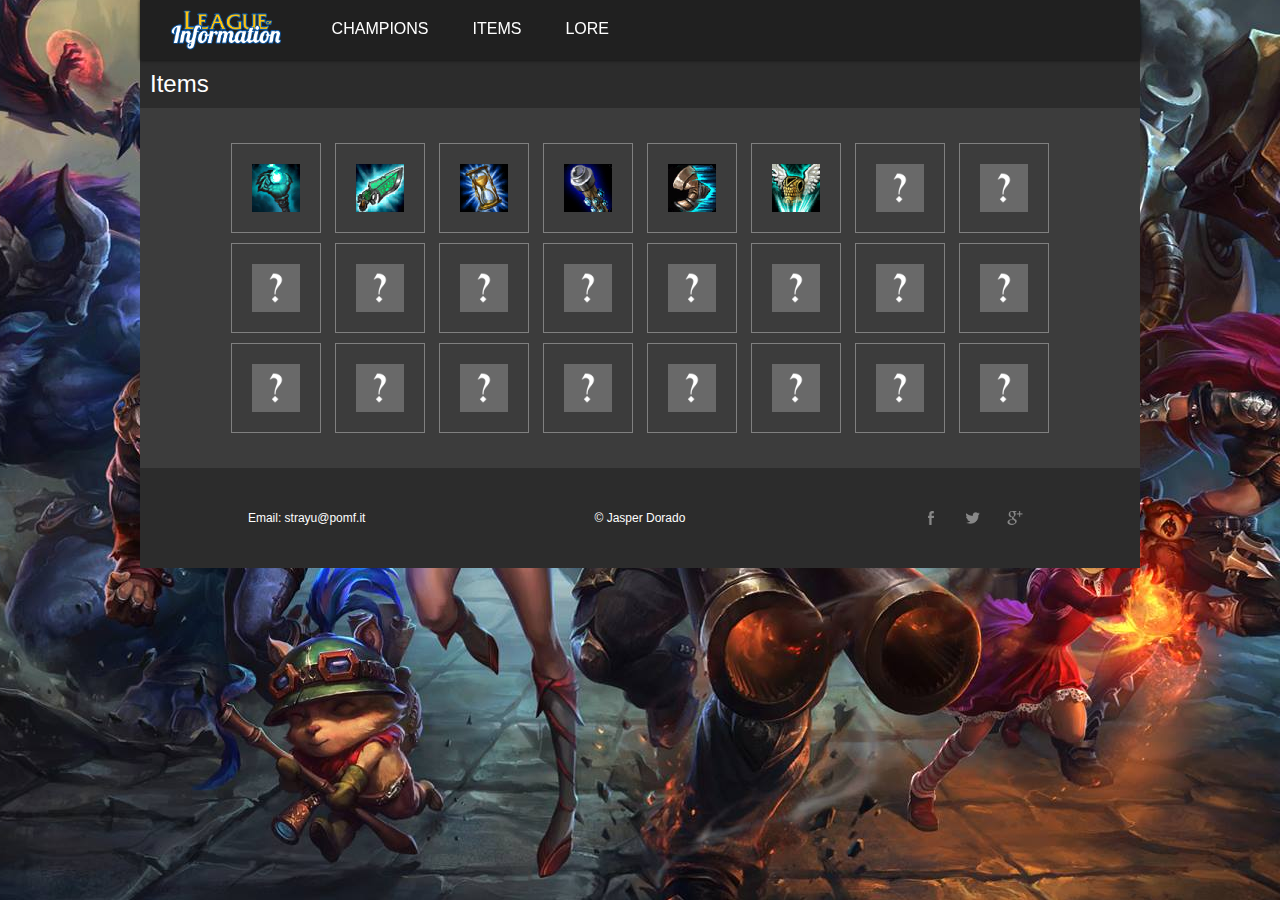
<file: items/index.html>
<!DOCTYPE html>
<html>
<head>
    <meta charset="UTF-8">
    <title>Items</title>
    <meta name="description" content="A library of information on League of Legends items. Maximize your champion's potential with items to achieve maximum efficiency!">
    <link rel=stylesheet href="../main.css" type="text/css"/>
    <link rel="stylesheet" href="items.css" type="text/css"/>
    <link rel=icon href="../images/favicon.ico">
</head>
<body>
<div id="wrapper">
    <header id="mainHeader">
        <div>
            <a href="../index.html"><img alt="logo" src="../images/logo.png" id="logo"></a>
            <ul id="mainMenu">
                <li class="btnMainMenu"><a href="../champions/index.html">CHAMPIONS</a></li>
                <li class="btnMainMenu"><a href="../items/index.html">ITEMS</a></li>
                <li class="btnMainMenu"><a href="../lore/index.html">LORE</a></li>
            </ul>
        </div>
    </header>
    
    <section id="mainSection">
        <h2>Items</h2>
        <section id="itemSection">
            <div>
            <figure class="item">
                <img alt="Deathfire Grasp" src="../images/items/deathfiregrasp.png" width ="48" height="48">
                <figcaption class="itemToolTip">
                    <p>Deathfire Grasp</p>
                    <p class="itemDesc">+120 Ability Power<br>
                    +10% Cooldown Reduction</p>

                    <p class="itemDesc">UNIQUE Active: Deals 15% of target champion's maximum Health in magic damage and increases all subsequent magic damage taken by the target by 20% for 4 seconds (90 second cooldown).</p>
                </figcaption>
            </figure>
            
            <figure class="item">
                <img alt="Hextech Gunblade" src="../images/items/hextechgunblade.png" width ="48" height="48">
                <figcaption class="itemToolTip">
                    <p>Hextech Gunblade</p>
                    <p class="itemDesc">+45 Attack Damage<br>
                    +65 Ability Power<br>
                    +12% Life Steal</p>

                    <p class="itemDesc">UNIQUE Passive: +20% Spell Vamp<br>
                    UNIQUE Passive: Basic attacks (on hit) and single-target spells against champions reduce the cooldown of this item by 3 seconds.<br>
                    UNIQUE Active: Deals 150 (+40% of Ability Power) magic damage and slows the target champion's Movement Speed by 40% for 2 seconds (60 second cooldown).</p>
                </figcaption>
            </figure>
            
            <figure class="item">
                <img alt="Zhonya's Hourglass" src="../images/items/zhonyashourglass.png" width ="48" height="48">
                <figcaption class="itemToolTip">
                    <p>Zhonya's Hourglass</p>
                    <p class="itemDesc">+120 Ability Power<br>
                    +50 Armor </p>

                    <p class="itemDesc">UNIQUE Active - Stasis: Champion becomes invulnerable and untargetable for 2.5 seconds, but is unable to move, attack, cast spells, or use items during this time (90 second cooldown).</p>
                </figcaption>
            </figure>
            
            <figure class="item">
                <img alt="Void Staff" src="../images/items/voidstaff.png" width ="48" height="48">
                <figcaption class="itemToolTip">
                    <p>Void Staff</p>
                    <p class="itemDesc">+70 Ability Power</p>

                    <p class="itemDesc">UNIQUE Passive: Magic damage ignores 35% of the target's Magic Resist (applies before Magic Penetration).</p>
                </figcaption>
            </figure>
            
            <figure class="item">
                <img alt="Sorcerer's Shoes" src="../images/items/sorcerersshoes.png" width ="48" height="48">
                <figcaption class="itemToolTip">
                    <p>Sorcerer's Shoes</p>
                    <p class="itemDesc">+15 Magic Penetration</p>

                    <p class="itemDesc">UNIQUE Passive - Enhanced Movement: +45 Movement Speed</p>
                </figcaption>
            </figure>
            
            <figure class="item">
                <img alt="Guardian Angel" src="../images/items/guardianangel.png" width ="48" height="48">
                <figcaption class="itemToolTip">
                    <p>Guardian Angel</p>
                    <p class="itemDesc">+50 Armor<br>
                    +40 Magic Resist</p>

                    <p class="itemDesc">UNIQUE Passive: Upon taking lethal damage, restores 30% of maximum Health and Mana after 4 seconds of stasis (300 second cooldown).</p>
                </figcaption>
            </figure>
            
            <figure class="item">
                <img alt="Item Unavailable" src="../images/items/itemunavailable.png" width ="48" height="48">
                <figcaption class="itemToolTip">
                    <p>Item Unavailable</p>
                    <p class="itemDesc">Item information will soon become available in the future!</p>
                </figcaption>
            </figure>
            
           <figure class="item">
                <img alt="Item Unavailable" src="../images/items/itemunavailable.png" width ="48" height="48">
                <figcaption class="itemToolTip">
                    <p>Item Unavailable</p>
                    <p class="itemDesc">Item information will soon become available in the future!</p>
                </figcaption>
            </figure>
                
            <figure class="item">
                <img alt="Item Unavailable" src="../images/items/itemunavailable.png" width ="48" height="48">
                <figcaption class="itemToolTip">
                    <p>Item Unavailable</p>
                    <p class="itemDesc">Item information will soon become available in the future!</p>
                </figcaption>
            </figure>
                
            <figure class="item">
                <img alt="Item Unavailable" src="../images/items/itemunavailable.png" width ="48" height="48">
                <figcaption class="itemToolTip">
                    <p>Item Unavailable</p>
                    <p class="itemDesc">Item information will soon become available in the future!</p>
                </figcaption>
            </figure>
                
            <figure class="item">
                <img alt="Item Unavailable" src="../images/items/itemunavailable.png" width ="48" height="48">
                <figcaption class="itemToolTip">
                    <p>Item Unavailable</p>
                    <p class="itemDesc">Item information will soon become available in the future!</p>
                </figcaption>
            </figure>
                
            <figure class="item">
                <img alt="Item Unavailable" src="../images/items/itemunavailable.png" width ="48" height="48">
                <figcaption class="itemToolTip">
                    <p>Item Unavailable</p>
                    <p class="itemDesc">Item information will soon become available in the future!</p>
                </figcaption>
            </figure>
                
            <figure class="item">
                <img alt="Item Unavailable" src="../images/items/itemunavailable.png" width ="48" height="48">
                <figcaption class="itemToolTip">
                    <p>Item Unavailable</p>
                    <p class="itemDesc">Item information will soon become available in the future!</p>
                </figcaption>
            </figure>
                
            <figure class="item">
                <img alt="Item Unavailable" src="../images/items/itemunavailable.png" width ="48" height="48">
                <figcaption class="itemToolTip">
                    <p>Item Unavailable</p>
                    <p class="itemDesc">Item information will soon become available in the future!</p>
                </figcaption>
            </figure>
                
            <figure class="item">
                <img alt="Item Unavailable" src="../images/items/itemunavailable.png" width ="48" height="48">
                <figcaption class="itemToolTip">
                    <p>Item Unavailable</p>
                    <p class="itemDesc">Item information will soon become available in the future!</p>
                </figcaption>
            </figure>
                
            <figure class="item">
                <img alt="Item Unavailable" src="../images/items/itemunavailable.png" width ="48" height="48">
                <figcaption class="itemToolTip">
                    <p>Item Unavailable</p>
                    <p class="itemDesc">Item information will soon become available in the future!</p>
                </figcaption>
            </figure>
                
            <figure class="item">
                <img alt="Item Unavailable" src="../images/items/itemunavailable.png" width ="48" height="48">
                <figcaption class="itemToolTip">
                    <p>Item Unavailable</p>
                    <p class="itemDesc">Item information will soon become available in the future!</p>
                </figcaption>
            </figure>
                
            <figure class="item">
                <img alt="Item Unavailable" src="../images/items/itemunavailable.png" width ="48" height="48">
                <figcaption class="itemToolTip">
                    <p>Item Unavailable</p>
                    <p class="itemDesc">Item information will soon become available in the future!</p>
                </figcaption>
            </figure>
                
            <figure class="item">
                <img alt="Item Unavailable" src="../images/items/itemunavailable.png" width ="48" height="48">
                <figcaption class="itemToolTip">
                    <p>Item Unavailable</p>
                    <p class="itemDesc">Item information will soon become available in the future!</p>
                </figcaption>
            </figure>
                
            <figure class="item">
                <img alt="Item Unavailable" src="../images/items/itemunavailable.png" width ="48" height="48">
                <figcaption class="itemToolTip">
                    <p>Item Unavailable</p>
                    <p class="itemDesc">Item information will soon become available in the future!</p>
                </figcaption>
            </figure>
                
            <figure class="item">
                <img alt="Item Unavailable" src="../images/items/itemunavailable.png" width ="48" height="48">
                <figcaption class="itemToolTip">
                    <p>Item Unavailable</p>
                    <p class="itemDesc">Item information will soon become available in the future!</p>
                </figcaption>
            </figure>
                
            <figure class="item">
                <img alt="Item Unavailable" src="../images/items/itemunavailable.png" width ="48" height="48">
                <figcaption class="itemToolTip">
                    <p>Item Unavailable</p>
                    <p class="itemDesc">Item information will soon become available in the future!</p>
                </figcaption>
            </figure>
                
            <figure class="item">
                <img alt="Item Unavailable" src="../images/items/itemunavailable.png" width ="48" height="48">
                <figcaption class="itemToolTip">
                    <p>Item Unavailable</p>
                    <p class="itemDesc">Item information will soon become available in the future!</p>
                </figcaption>
            </figure>
                
            <figure class="item">
                <img alt="Item Unavailable" src="../images/items/itemunavailable.png" width ="48" height="48">
                <figcaption class="itemToolTip">
                    <p>Item Unavailable</p>
                    <p class="itemDesc">Item information will soon become available in the future!</p>
                </figcaption>
            </figure>
            </div>
        </section>
    </section>
    
    <footer id="mainFooter">
        <div class="footDiv">
            Email: strayu@pomf.it
        </div>
        <div class="footDiv">
            &copy; Jasper Dorado
        </div>
        <div class="footDiv" id="socialNet">
            <a href=# id="facebook" class="socNetButton"></a>
            <a href=# id="twitter" class="socNetButton"></a>
            <a href=# id="google" class="socNetButton"></a>
        </div>
    </footer>
</div>
</body>
</html>
</file>
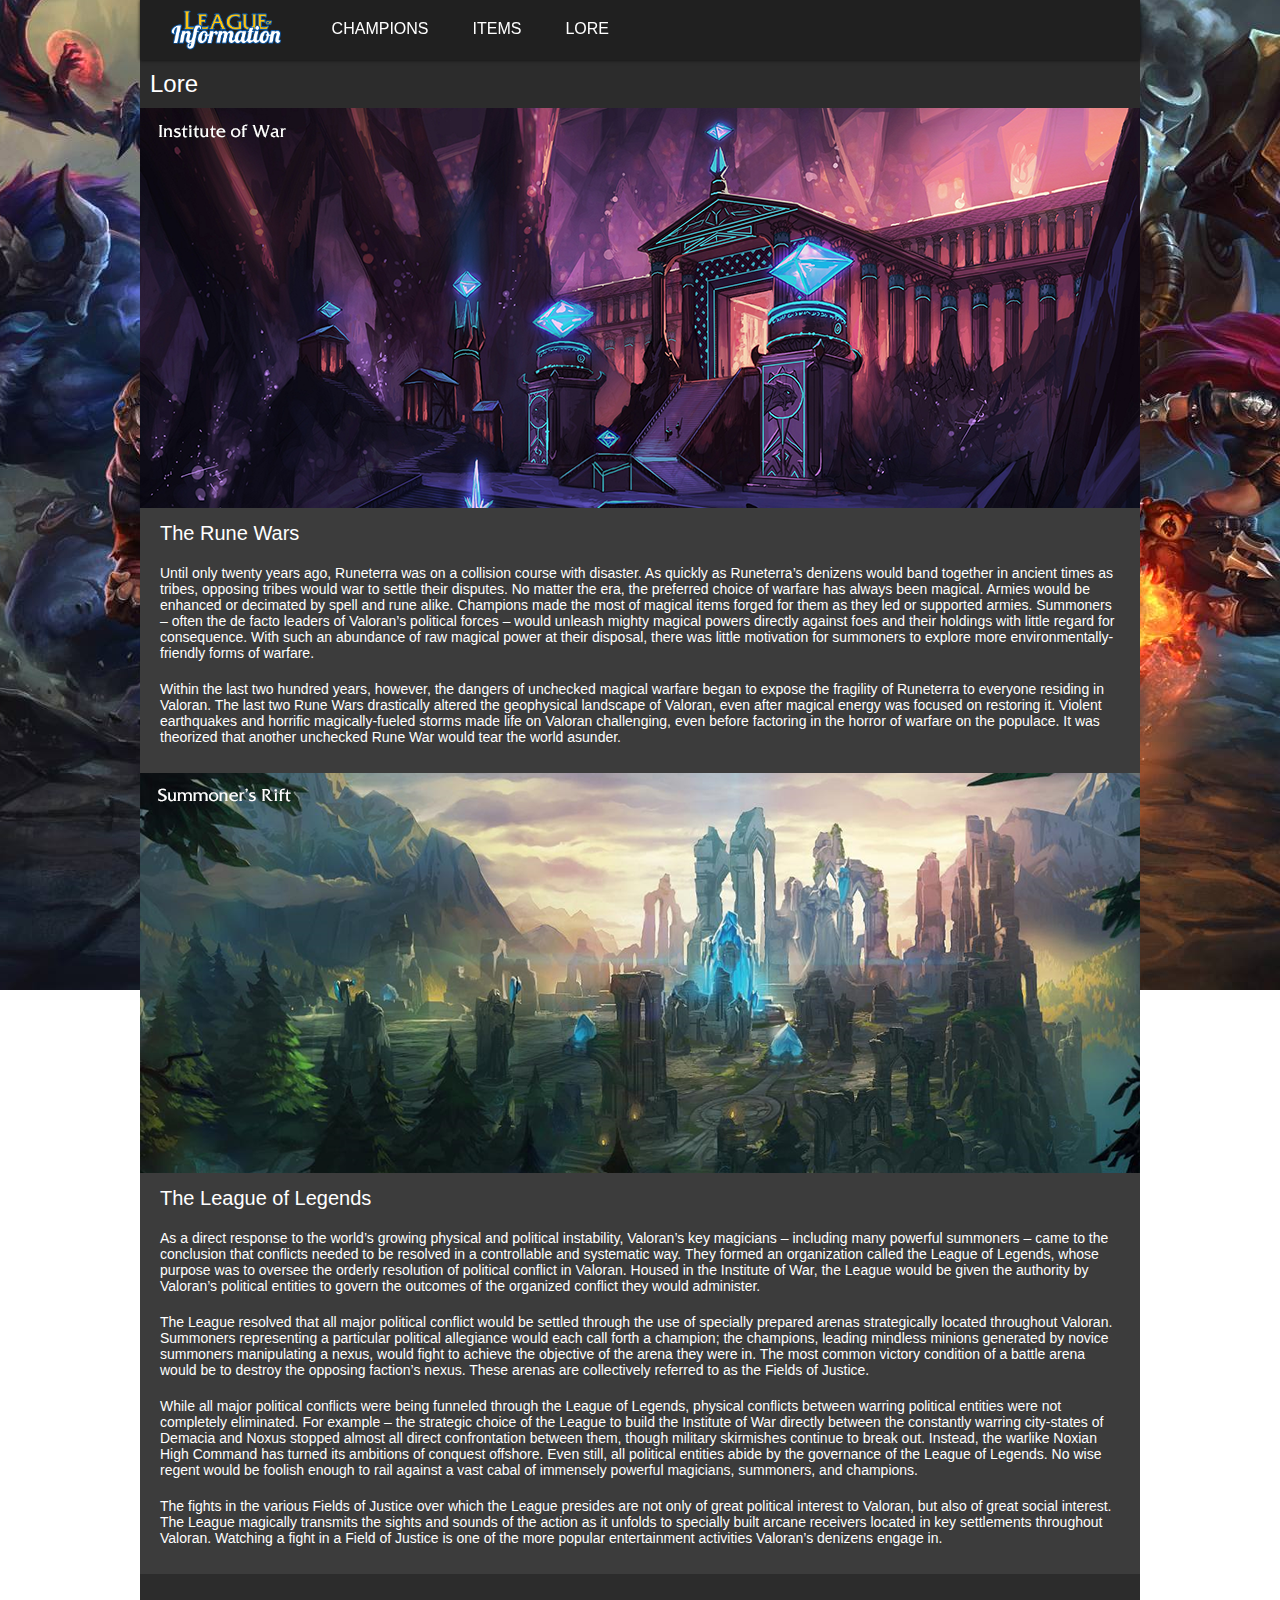
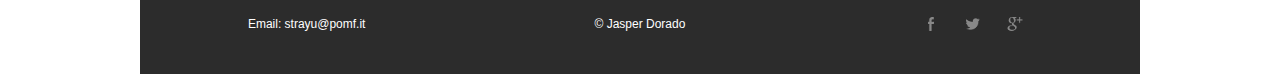
<file: lore/index.html>
<!DOCTYPE html>
<html>
<head>
    <meta charset="UTF-8">
    <title>Lore</title>
    <meta name="description" content="Learn all about the deep lore of the League. Who needs a map? But even Ezreal knows you need information!">
    <link rel=stylesheet href="../main.css" type="text/css"/>
    <link rel="stylesheet" href="lore.css" type="text/css"/>
    <link rel=icon href="../images/favicon.ico">
</head>
<body>
<div id="wrapper">
    <header id="mainHeader">
        <div>
            <a href="../index.html"><img src="../images/logo.png" alt="logo" id="logo"></a>
            <ul id="mainMenu">
                <li class="btnMainMenu"><a href="../champions/index.html">CHAMPIONS</a></li>
                <li class="btnMainMenu"><a href="../items/index.html">ITEMS</a></li>
                <li class="btnMainMenu"><a href="../lore/index.html">LORE</a></li>
            </ul>
        </div>
    </header>
    
    <section id="mainSection">
        <h2>Lore</h2>
        <section id="loreSection">
            <div class="loreBanner"><img alt="Institute of War" src="../images/lore/instituteofwar.png"></div>
            <p class="subtitle">The Rune Wars</p>
            <p>Until only twenty years ago, Runeterra was on a collision course with disaster. As quickly as Runeterra’s denizens would band together in ancient times as tribes, opposing tribes would war to settle their disputes. No matter the era, the preferred choice of warfare has always been magical. Armies would be enhanced or decimated by spell and rune alike. Champions made the most of magical items forged for them as they led or supported armies. Summoners – often the de facto leaders of Valoran’s political forces – would unleash mighty magical powers directly against foes and their holdings with little regard for consequence. With such an abundance of raw magical power at their disposal, there was little motivation for summoners to explore more environmentally-friendly forms of warfare.</p>
            <p>Within the last two hundred years, however, the dangers of unchecked magical warfare began to expose the fragility of Runeterra to everyone residing in Valoran. The last two Rune Wars drastically altered the geophysical landscape of Valoran, even after magical energy was focused on restoring it. Violent earthquakes and horrific magically-fueled storms made life on Valoran challenging, even before factoring in the horror of warfare on the populace. It was theorized that another unchecked Rune War would tear the world asunder.</p>
            
            <br>
            <div class="loreBanner"><img alt="Summoner's Rift" src="../images/lore/summonersrift.png"></div>
            <p class="subtitle">The League of Legends</p>
            <p>As a direct response to the world’s growing physical and political instability, Valoran’s key magicians – including many powerful summoners – came to the conclusion that conflicts needed to be resolved in a controllable and systematic way. They formed an organization called the League of Legends, whose purpose was to oversee the orderly resolution of political conflict in Valoran. Housed in the Institute of War, the League would be given the authority by Valoran’s political entities to govern the outcomes of the organized conflict they would administer.</p>
            <p>The League resolved that all major political conflict would be settled through the use of specially prepared arenas strategically located throughout Valoran. Summoners representing a particular political allegiance would each call forth a champion; the champions, leading mindless minions generated by novice summoners manipulating a nexus, would fight to achieve the objective of the arena they were in. The most common victory condition of a battle arena would be to destroy the opposing faction’s nexus. These arenas are collectively referred to as the Fields of Justice.</p>
            <p>While all major political conflicts were being funneled through the League of Legends, physical conflicts between warring political entities were not completely eliminated. For example – the strategic choice of the League to build the Institute of War directly between the constantly warring city-states of Demacia and Noxus stopped almost all direct confrontation between them, though military skirmishes continue to break out. Instead, the warlike Noxian High Command has turned its ambitions of conquest offshore. Even still, all political entities abide by the governance of the League of Legends. No wise regent would be foolish enough to rail against a vast cabal of immensely powerful magicians, summoners, and champions.</p>
            <p>The fights in the various Fields of Justice over which the League presides are not only of great political interest to Valoran, but also of great social interest. The League magically transmits the sights and sounds of the action as it unfolds to specially built arcane receivers located in key settlements throughout Valoran. Watching a fight in a Field of Justice is one of the more popular entertainment activities Valoran’s denizens engage in.</p>
            <br>
        </section>
    </section>
    
    <footer id="mainFooter">
        <div class="footDiv">
            Email: strayu@pomf.it
        </div>
        <div class="footDiv">
            &copy; Jasper Dorado
        </div>
        <div class="footDiv" id="socialNet">
            <a href=# id="facebook" class="socNetButton"></a>
            <a href=# id="twitter" class="socNetButton"></a>
            <a href=# id="google" class="socNetButton"></a>
        </div>
    </footer>
</div>
</body>
</html>
</file>
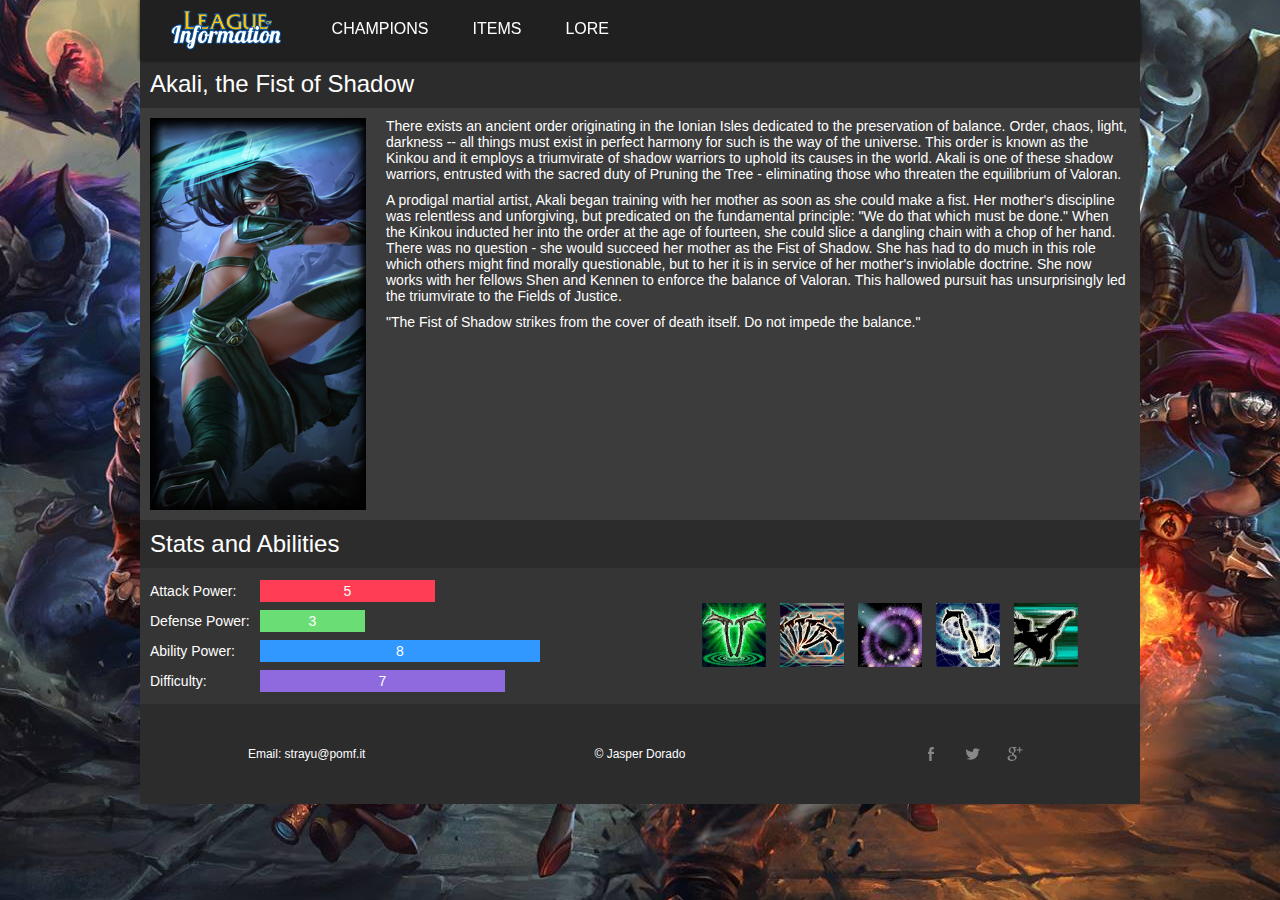
<file: champions/akali/index.html>
<!DOCTYPE html>
<html>
<head>
    <meta charset="UTF-8">
    <title>LoI: Akali</title>
    <link rel=stylesheet href="../../main.css" type="text/css">
    <link rel=stylesheet href=".././champPage.css" type="text/css">
    <link rel=icon href="../../images/favicon.ico">
    
    <style>
        /* Stats CSS different for each character */
        
        #statAD {width: 175px;}
        #statDef {width: 105px;}
        #statAP {width: 280px;}
        #statDiff {width: 245px;}
        
        /* Amount of skins for slideshow differs */
        
#skinSlide > figure:nth-child(1){
    -webkit-animation:skinshow 21s 18s infinite;
    -moz-animation:skinshow 21s 18s infinite;
    -ms-animation:skinshow 21s 18s infinite;
    -o-animation:skinshow 21s 18s infinite;
    animation:skinshow 21s 18s infinite;
}
#skinSlide > figure:nth-child(2){
    -webkit-animation:skinshow 21s 15s infinite;
    -moz-animation:skinshow 21s 15s infinite;
    -ms-animation:skinshow 21s 15s infinite;
    -o-animation:skinshow 21s 15s infinite;
    animation:skinshow 21s 15s infinite;
}
#skinSlide > figure:nth-child(3){
    -webkit-animation:skinshow 21s 12s infinite;
    -moz-animation:skinshow 21s 12s infinite;
    -ms-animation:skinshow 21s 12s infinite;
    -o-animation:skinshow 21s 12s infinite;
    animation:skinshow 21s 12s infinite;
}
#skinSlide > figure:nth-child(4){
    -webkit-animation:skinshow 21s 9s infinite;
    -moz-animation:skinshow 21s 9s infinite;
    -ms-animation:skinshow 21s 9s infinite;
    -o-animation:skinshow 21s 9s infinite;
    animation:skinshow 21s 9s infinite;
}
#skinSlide > figure:nth-child(5){
    -webkit-animation:skinshow 21s 6s infinite;
    -moz-animation:skinshow 21s 6s infinite;
    -ms-animation:skinshow 21s 6s infinite;
    -o-animation:skinshow 21s 6s infinite;
    animation:skinshow 21s 6s infinite;
}
#skinSlide > figure:nth-child(6){
    -webkit-animation:skinshow 21s 3s infinite;
    -moz-animation:skinshow 21s 3s infinite;
    -ms-animation:skinshow 21s 3s infinite;
    -o-animation:skinshow 21s 3s infinite;
    animation:skinshow 21s 3s infinite;
}
#skinSlide > figure:nth-child(7){
    -webkit-animation:skinshow 21s 0s infinite;
    -moz-animation:skinshow 21s 0s infinite;
    -ms-animation:skinshow 21s 0s infinite;
    -o-animation:skinshow 21s 0s infinite;
    animation:skinshow 21s 0s infinite;
}
        
@-webkit-keyframes skinshow {
    0%                  {opacity: 1}
    7.145%              {opacity: 1}
    14.29%              {opacity: 0}
    85.71000000000001%  {opacity: 0}
    92.855%             {opacity: 0}
    100%                {opacity: 1}
}
    
@-moz-keyframes skinshow {
    0%                  {opacity: 1}
    7.145%              {opacity: 1}
    14.29%              {opacity: 0}
    85.71000000000001%  {opacity: 0}
    92.855%             {opacity: 0}
    100%                {opacity: 1}
}
        
@keyframes skinshow {
    0%                  {opacity: 1}
    7.145%              {opacity: 1}
    14.29%              {opacity: 0}
    85.71000000000001%  {opacity: 0}
    92.855%             {opacity: 0}
    100%                {opacity: 1}
}
        
    </style>
</head>
<body>
<div id="wrapper">
    <header id="mainHeader">
        <div>
            <a href="../../index.html"><img src="../../images/logo.png" alt="logo" id="logo"></a>
            <ul id="mainMenu">
                <li class="btnMainMenu"><a href="../../champions/index.html">CHAMPIONS</a></li>
                <li class="btnMainMenu"><a href="../../items/index.html">ITEMS</a></li>
                <li class="btnMainMenu"><a href="../../lore/index.html">LORE</a></li>
            </ul>
        </div>
    </header>
    
    <section id="mainSection">
        <h2>Akali, the Fist of Shadow</h2>
        <section id="subSect1">
            <div id="skinSlide">
                <figure>
                    <img src="../../images/skins/akali/Akali_6.jpg" width="216" height="392" alt="Akali Skin 6">
                </figure>

                <figure>
                    <img src="../../images/skins/akali/Akali_5.jpg" width="216" height="392" alt="Akali Skin 5">
                </figure>

                <figure>
                    <img src="../../images/skins/akali/Akali_4.jpg" width="216" height="392" alt="Akali Skin 4">
                </figure>

                <figure>
                    <img src="../../images/skins/akali/Akali_3.jpg" width="216" height="392" alt="Akali Skin 3">
                </figure>

                <figure>
                    <img src="../../images/skins/akali/Akali_2.jpg" width="216" height="392" alt="Akali Skin 2">
                </figure>

                <figure>
                    <img src="../../images/skins/akali/Akali_1.jpg" width="216" height="392" alt="Akali Skin 1">
                </figure>

                <figure>
                    <img src="../../images/skins/akali/Akali_0.jpg" width="216" height="392" alt="Akali Skin 0">
                </figure>
            </div>

            <div id="lore">
                <p>There exists an ancient order originating in the Ionian Isles dedicated to the preservation of balance. Order, chaos, light, darkness -- all things must exist in perfect harmony for such is the way of the universe. This order is known as the Kinkou and it employs a triumvirate of shadow warriors to uphold its causes in the world. Akali is one of these shadow warriors, entrusted with the sacred duty of Pruning the Tree - eliminating those who threaten the equilibrium of Valoran.</p>

                <p>A prodigal martial artist, Akali began training with her mother as soon as she could make a fist. Her mother's discipline was relentless and unforgiving, but predicated on the fundamental principle: "We do that which must be done." When the Kinkou inducted her into the order at the age of fourteen, she could slice a dangling chain with a chop of her hand. There was no question - she would succeed her mother as the Fist of Shadow. She has had to do much in this role which others might find morally questionable, but to her it is in service of her mother's inviolable doctrine. She now works with her fellows Shen and Kennen to enforce the balance of Valoran. This hallowed pursuit has unsurprisingly led the triumvirate to the Fields of Justice.</p>

                <p>"The Fist of Shadow strikes from the cover of death itself. Do not impede the balance."</p>
            </div>
        </section>
        <section id="subSect2">
            <h2>Stats and Abilities</h2>
            <div id="stats">
                <div class="statContainer"><p>Attack Power:</p><div id="statAD" class="statBar">5</div></div>
                <div class="statContainer"><p>Defense Power:</p><div id="statDef" class="statBar">3</div></div>
                <div class="statContainer"><p>Ability Power:</p><div id="statAP" class="statBar">8</div></div>
                <div class="statContainer"><p>Difficulty:</p><div id="statDiff" class="statBar">7</div></div>
            </div>

            <div id="skills">
                <div id="skillsContainer">
                    <figure class="skill">
                        <img src="../../images/skills/akali/akaliSkill0.png" width ="64" height="64" alt="Akali Passive">
                        <figcaption class="skillToolTip">
                            <p>Twin Disciples</p>
                            <p class="skillDesc">Discipline of Force: Akali's basic attacks deal an additional 6% bonus Magic Damage, increasing by 1% for every 6 Ability Power.</p>

                            <p class="skillDesc">Discipline of Might: Akali gains 6% Spell Vamp, increasing by 1% for every 6 Bonus Attack Damage.</p>
                        </figcaption>
                    </figure>

                    <figure class="skill">
                        <img src="../../images/skills/akali/akaliSkill1.png" width ="64" height="64" alt="Akali Skill 1">
                        <figcaption class="skillToolTip">
                            <p>Mark of the Assassin</p>
                            <p class="skillDesc">Akali spins her kama at a target enemy to deal Magic Damage and mark the target for 6 seconds. Akali's melee attacks against a marked target will trigger and consume the mark to cause additional damage and restore Energy.</p>

                            <p class="skillDesc">Akali throws her kama at a target enemy to deal 35/55/75/95/115 <span class="highlightAP">(+40% Ability Power)</span> Magic Damage and mark the target for 6 seconds.Akali's melee attacks against a marked target will consume the mark to cause 45/70/95/120/145 <span class="highlightAP">(+50% Ability Power)</span> Magic Damage and restore 20/25/30/35/40 Energy.</p>
                        </figcaption>
                    </figure>

                    <figure class="skill">
                        <img src="../../images/skills/akali/akaliSkill2.png" width ="64" height="64" alt="Akali Skill 2">
                        <figcaption class="skillToolTip">
                            <p>Twilight Shroud</p>
                            <p class="skillDesc">Akali throws down a cover of smoke. While inside the area, Akali becomes invisible and gains a short burst of Movement Speed. Attacking or using abilities will briefly reveal her. Enemies inside the smoke have their Movement Speed reduced.</p>

                            <p class="skillDesc">Akali throws down a cover of smoke that lasts for 8 seconds. While inside the area, Akali becomes invisible and gains a 20/40/60/80/100% burst of Movement Speed which decays over 1 second. Attacking or using abilities will briefly reveal her.Enemies inside the smoke are slowed by 14/18/22/26/30%</p>
                        </figcaption>
                    </figure>

                    <figure class="skill">
                        <img src="../../images/skills/akali/akaliSkill3.png" width ="64" height="64" alt="Akali Skill 3">
                        <figcaption class="skillToolTip">
                            <p>Crescent Slash</p>
                            <p class="skillDesc">Akali flourishes her kamas, dealing damage based on her Attack Damage and Ability Power.</p>

                            <p class="skillDesc">Akali flourishes her kamas, slicing nearby enemy units for 30/55/80/105/130 <span class="highlightAD">(+60% Attack Damage)</span> <span class="highlightAP">(+30% Ability Power)</span> physical damage.Triggers Mark of the Assassin on targets affected by it.</p>
                        </figcaption>
                    </figure>

                    <figure class="skill">
                        <img src="../../images/skills/akali/akaliSkill4.png" width ="64" height="64" alt="Akali Skill 4">
                        <figcaption class="skillToolTip">
                            <p>Shadow Dance</p>
                            <p class="skillDesc">Akali moves through shadows to quickly strike her target, dealing damage and consuming an Essence of Shadow charge. Akali recharges Essence of Shadow charges both periodically and upon kills and assists, max 3 stacks.</p>

                            <p class="skillDesc">Akali moves through shadows to quickly strike her target, dealing 100/175/250 <span class="highlightAP">(+50% Ability Power)</span> Magic Damage.Akali stores an Essence of Shadow on kills and assists as well as every 30/22.5/15 seconds up to 3 total.</p>
                        </figcaption>
                    </figure>
                </div>
            </div>
        </section>
    </section>
    
    <footer id="mainFooter">
        <div class="footDiv">
            Email: strayu@pomf.it
        </div>
        <div class="footDiv">
            &copy; Jasper Dorado
        </div>
        <div class="footDiv" id="socialNet">
            <a href=# id="facebook" class="socNetButton"></a>
            <a href=# id="twitter" class="socNetButton"></a>
            <a href=# id="google" class="socNetButton"></a>
        </div>
    </footer>
</div>    
</body>
</html>
</file>
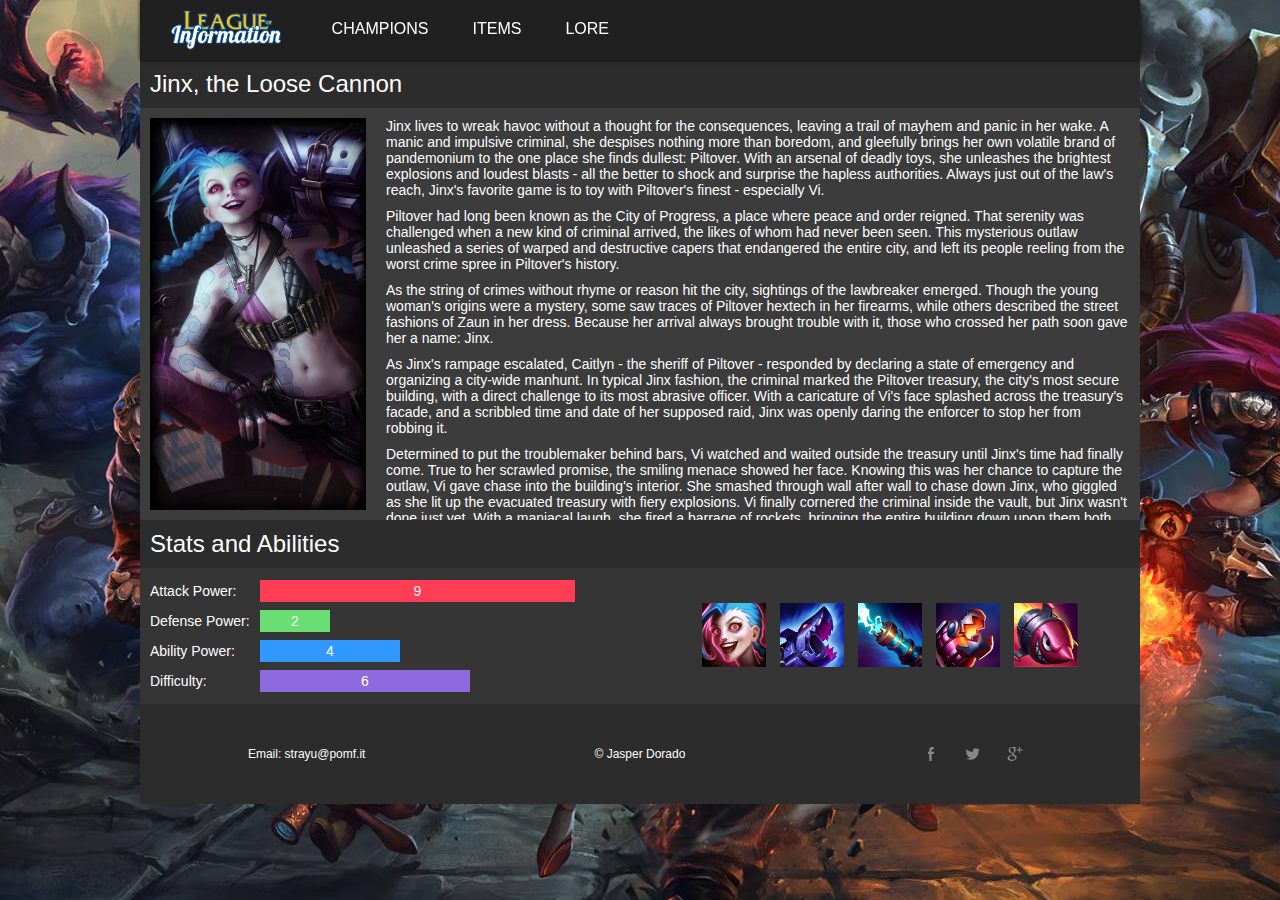
<file: champions/jinx/index.html>
<!DOCTYPE html>
<html>
    <head>
        <meta charset="UTF-8" />
        <title>LoI: Jinx</title>
        <link rel="stylesheet" href="../../main.css" type="text/css" />
        <link rel="stylesheet" href=".././champPage.css" type="text/css" />
        <link rel="icon" href="../../images/favicon.ico" />

        <style>
            /* Stats CSS different for each character */

            #statAD {
                width: 315px;
            }
            #statDef {
                width: 70px;
            }
            #statAP {
                width: 140px;
            }
            #statDiff {
                width: 210px;
            }

            /* Amount of skins for slideshow differs */

            #skinSlide > figure:nth-child(1) {
                -webkit-animation: skinshow 6s 3s infinite;
                -moz-animation: skinshow 6s 3s infinite;
                -ms-animation: skinshow 6s 3s infinite;
                -o-animation: skinshow 6s 3s infinite;
                animation: skinshow 6s 3s infinite;
            }

            #skinSlide > figure:nth-child(2) {
                -webkit-animation: skinshow 6s 0s infinite;
                -moz-animation: skinshow 6s 0s infinite;
                -ms-animation: skinshow 6s 0s infinite;
                -o-animation: skinshow 6s 0s infinite;
                animation: skinshow 6s 0s infinite;
            }

            @-webkit-keyframes skinshow {
                0% {
                    opacity: 1;
                }
                25% {
                    opacity: 1;
                }
                50% {
                    opacity: 0;
                }
                50% {
                    opacity: 0;
                }
                75% {
                    opacity: 0;
                }
                100% {
                    opacity: 1;
                }
            }

            @-moz-keyframes skinshow {
                0% {
                    opacity: 1;
                }
                25% {
                    opacity: 1;
                }
                50% {
                    opacity: 0;
                }
                50% {
                    opacity: 0;
                }
                75% {
                    opacity: 0;
                }
                100% {
                    opacity: 1;
                }
            }

            @keyframes skinshow {
                0% {
                    opacity: 1;
                }
                25% {
                    opacity: 1;
                }
                50% {
                    opacity: 0;
                }
                50% {
                    opacity: 0;
                }
                75% {
                    opacity: 0;
                }
                100% {
                    opacity: 1;
                }
            }
        </style>
    </head>
    <body>
        <div id="wrapper">
            <header id="mainHeader">
                <div>
                    <a href="../../index.html"
                        ><img src="../../images/logo.png" alt="logo" id="logo"
                    /></a>
                    <ul id="mainMenu">
                        <li class="btnMainMenu">
                            <a href="../../champions/index.html">CHAMPIONS</a>
                        </li>
                        <li class="btnMainMenu">
                            <a href="../../items/index.html">ITEMS</a>
                        </li>
                        <li class="btnMainMenu">
                            <a href="../../lore/index.html">LORE</a>
                        </li>
                    </ul>
                </div>
            </header>

            <section id="mainSection">
                <h2>Jinx, the Loose Cannon</h2>
                <section id="subSect1">
                    <div id="skinSlide">
                        <figure>
                            <img
                                src="../../images/skins/jinx/Jinx_1.jpg"
                                width="216"
                                height="392"
                                alt="Jinx Skin 1"
                            />
                        </figure>

                        <figure>
                            <img
                                src="../../images/skins/jinx/Jinx_0.jpg"
                                width="216"
                                height="392"
                                alt="Jinx Skin 0"
                            />
                        </figure>
                    </div>

                    <div id="lore">
                        <p>
                            Jinx lives to wreak havoc without a thought for the
                            consequences, leaving a trail of mayhem and panic in
                            her wake. A manic and impulsive criminal, she
                            despises nothing more than boredom, and gleefully
                            brings her own volatile brand of pandemonium to the
                            one place she finds dullest: Piltover. With an
                            arsenal of deadly toys, she unleashes the brightest
                            explosions and loudest blasts - all the better to
                            shock and surprise the hapless authorities. Always
                            just out of the law's reach, Jinx's favorite game is
                            to toy with Piltover's finest - especially Vi.
                        </p>

                        <p>
                            Piltover had long been known as the City of
                            Progress, a place where peace and order reigned.
                            That serenity was challenged when a new kind of
                            criminal arrived, the likes of whom had never been
                            seen. This mysterious outlaw unleashed a series of
                            warped and destructive capers that endangered the
                            entire city, and left its people reeling from the
                            worst crime spree in Piltover's history.
                        </p>

                        <p>
                            As the string of crimes without rhyme or reason hit
                            the city, sightings of the lawbreaker emerged.
                            Though the young woman's origins were a mystery,
                            some saw traces of Piltover hextech in her firearms,
                            while others described the street fashions of Zaun
                            in her dress. Because her arrival always brought
                            trouble with it, those who crossed her path soon
                            gave her a name: Jinx.
                        </p>

                        <p>
                            As Jinx's rampage escalated, Caitlyn - the sheriff
                            of Piltover - responded by declaring a state of
                            emergency and organizing a city-wide manhunt. In
                            typical Jinx fashion, the criminal marked the
                            Piltover treasury, the city's most secure building,
                            with a direct challenge to its most abrasive
                            officer. With a caricature of Vi's face splashed
                            across the treasury's facade, and a scribbled time
                            and date of her supposed raid, Jinx was openly
                            daring the enforcer to stop her from robbing it.
                        </p>

                        <p>
                            Determined to put the troublemaker behind bars, Vi
                            watched and waited outside the treasury until Jinx's
                            time had finally come. True to her scrawled promise,
                            the smiling menace showed her face. Knowing this was
                            her chance to capture the outlaw, Vi gave chase into
                            the building's interior. She smashed through wall
                            after wall to chase down Jinx, who giggled as she
                            lit up the evacuated treasury with fiery explosions.
                            Vi finally cornered the criminal inside the vault,
                            but Jinx wasn't done just yet. With a maniacal
                            laugh, she fired a barrage of rockets, bringing the
                            entire building down upon them both.
                        </p>

                        <p>
                            When Vi finally crawled out of the ruins, the
                            battered enforcer found no trace of Jinx. Adding
                            insult to injury, not a single ounce of gold had
                            been taken from the ruined vault. Instead, the
                            criminal left a parting message to her favorite
                            officer of the law - a challenge only now visible
                            through the gaping opening in Piltover's skyline.
                            The lights of the city spelled out a simple taunt:
                            you'll never catch me. As Vi read the message, she
                            heard the distant laughter of her new nemesis, and
                            the city plunged into utter darkness for the very
                            first time.
                        </p>

                        <p>
                            "Oh look - I'm opening my box of care! Oh wait -
                            it's empty!" <br />-- Jinx
                        </p>
                    </div>
                </section>
                <section id="subSect2">
                    <h2>Stats and Abilities</h2>
                    <div id="stats">
                        <div class="statContainer">
                            <p>Attack Power:</p>
                            <div id="statAD" class="statBar">9</div>
                        </div>
                        <div class="statContainer">
                            <p>Defense Power:</p>
                            <div id="statDef" class="statBar">2</div>
                        </div>
                        <div class="statContainer">
                            <p>Ability Power:</p>
                            <div id="statAP" class="statBar">4</div>
                        </div>
                        <div class="statContainer">
                            <p>Difficulty:</p>
                            <div id="statDiff" class="statBar">6</div>
                        </div>
                    </div>

                    <div id="skills">
                        <div id="skillsContainer">
                            <figure class="skill">
                                <img
                                    src="../../images/skills/jinx/jinxSkill0.png"
                                    width="64"
                                    height="64"
                                    alt="Jinx Passive"
                                />
                                <figcaption class="skillToolTip">
                                    <p>Get Excited!</p>
                                    <p class="skillDesc">
                                        Jinx receives massively increased
                                        Movement Speed whenever she damages an
                                        enemy champion, tower, or inhibitor that
                                        is then killed or destroyed within 3
                                        seconds.
                                    </p>
                                </figcaption>
                            </figure>

                            <figure class="skill">
                                <img
                                    src="../../images/skills/jinx/jinxSkill1.png"
                                    width="64"
                                    height="64"
                                    alt="Jinx Skill 1"
                                />
                                <figcaption class="skillToolTip">
                                    <p>Switcheroo!</p>
                                    <p class="skillDesc">
                                        Jinx modifies her basic attacks by
                                        swapping between Pow-Pow, her minigun
                                        and Fishbones, her rocket launcher.
                                        Attacks with Pow-Pow grant Attack Speed,
                                        while attacks with Fishbones deal area
                                        of effect damage, gain increased range,
                                        and drain Mana.
                                    </p>

                                    <p class="skillDesc">
                                        Jinx swaps weapons.<br />
                                        <span class="highlightSpecial"
                                            >Rocket Launcher</span
                                        >: Basic attacks deal 110% Damage to
                                        Jinx's target and all nearby enemies,
                                        gain 75/100/125/150/175 range, and drain
                                        Mana.<br />
                                        <span class="highlightSpecial"
                                            >Minigun</span
                                        >: Basic attacks grant additional Attack
                                        Speed for 2.5 seconds. This effect
                                        stacks up to 3 times for a total bonus
                                        of 30/55/80/105/130%. Stacks fall off
                                        one at a time and only benefit Jinx's
                                        first attack after switching to Rocket
                                        Launcher.
                                    </p>
                                </figcaption>
                            </figure>

                            <figure class="skill">
                                <img
                                    src="../../images/skills/jinx/jinxSkill2.png"
                                    width="64"
                                    height="64"
                                    alt="Jinx Skill 2"
                                />
                                <figcaption class="skillToolTip">
                                    <p>Zap!</p>
                                    <p class="skillDesc">
                                        Jinx uses Zapper, her shock pistol, to
                                        fire a blast that deals damage to the
                                        first enemy hit, slowing and revealing
                                        it if it is not stealthed.
                                    </p>

                                    <p class="skillDesc">
                                        Jinx fires a shock blast that deals
                                        10/60/110/160/210
                                        <span class="highlightAD"
                                            >(+140% Attack Damage)</span
                                        >
                                        Physical Damage to the first enemy hit,
                                        revealing it if it is not stealthed and
                                        slowing it by 30/40/50/60/70% for 2
                                        seconds.
                                    </p>
                                </figcaption>
                            </figure>

                            <figure class="skill">
                                <img
                                    src="../../images/skills/jinx/jinxSkill3.png"
                                    width="64"
                                    height="64"
                                    alt="Jinx Skill 3"
                                />
                                <figcaption class="skillToolTip">
                                    <p>Flame Chompers!</p>
                                    <p class="skillDesc">
                                        Jinx throws out a line of snare grenades
                                        that explode after 5 seconds, lighting
                                        enemies on fire. Flame Chompers will
                                        bite enemy champions who walk over them,
                                        rooting them in place.
                                    </p>

                                    <p class="skillDesc">
                                        Jinx tosses out 3 chompers that, once
                                        armed, explode on contact with enemy
                                        champions, rooting the target for 1.5
                                        seconds and dealing 80/135/190/245/300
                                        <span class="highlightAP"
                                            >(+100% Ability Power)</span
                                        >
                                        Magic Damage over 1.5 seconds to nearby
                                        enemies. Chompers last for 5 seconds.
                                    </p>
                                </figcaption>
                            </figure>

                            <figure class="skill">
                                <img
                                    src="../../images/skills/jinx/jinxSkill4.png"
                                    width="64"
                                    height="64"
                                    alt="Jinx Skill 4"
                                />
                                <figcaption class="skillToolTip">
                                    <p>Super Mega Death Rocket!</p>
                                    <p class="skillDesc">
                                        Jinx fires a super rocket across the map
                                        that gains damage as it travels. The
                                        rocket will explode upon colliding with
                                        an enemy champion, dealing damage to it
                                        and surrounding enemies based on their
                                        missing Health.
                                    </p>

                                    <p class="skillDesc">
                                        Jinx fires a rocket that gains damage
                                        over the first second it travels. It
                                        explodes on the first enemy champion
                                        hit, dealing 125/175/225
                                        <span class="highlightAD"
                                            >(+50% bonus Attack Damage)</span
                                        >
                                        to 250/350/450
                                        <span class="highlightAD"
                                            >(+100% bonus Attack Damage)</span
                                        >
                                        Physical Damage plus 25/30/35% of the
                                        target's missing Health. Nearby enemies
                                        take 80% Damage.
                                    </p>
                                </figcaption>
                            </figure>
                        </div>
                    </div>
                </section>
            </section>

            <footer id="mainFooter">
                <div class="footDiv">Email: strayu@pomf.it</div>
                <div class="footDiv">&copy; Jasper Dorado</div>
                <div class="footDiv" id="socialNet">
                    <a href="#" id="facebook" class="socNetButton"></a>
                    <a href="#" id="twitter" class="socNetButton"></a>
                    <a href="#" id="google" class="socNetButton"></a>
                </div>
            </footer>
        </div>
    </body>
</html>
</file>
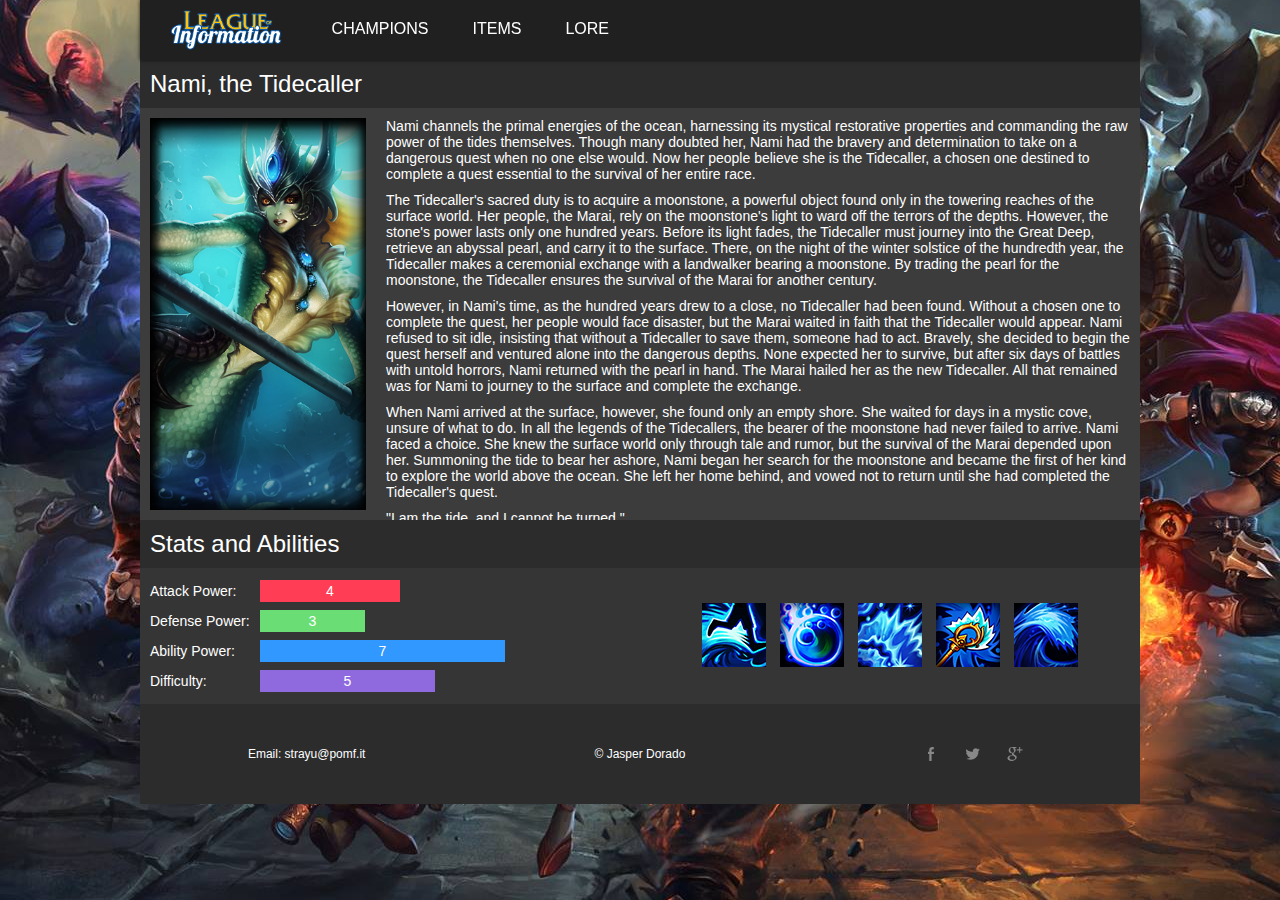
<file: champions/nami/index.html>
<!DOCTYPE html>
<html>
    <head>
        <meta charset="UTF-8" />
        <title>LoI: Nami</title>
        <link rel="stylesheet" href="../../main.css" type="text/css" />
        <link rel="stylesheet" href=".././champPage.css" type="text/css" />
        <link rel="icon" href="../../images/favicon.ico" />

        <style>
            /* Stats CSS different for each character */

            #statAD {
                width: 140px;
            }
            #statDef {
                width: 105px;
            }
            #statAP {
                width: 245px;
            }
            #statDiff {
                width: 175px;
            }

            /* Amount of skins for slideshow differs */

            #skinSlide > figure:nth-child(1) {
                -webkit-animation: skinshow 9s 6s infinite;
                -moz-animation: skinshow 9s 6s infinite;
                -ms-animation: skinshow 9s 6s infinite;
                -o-animation: skinshow 9s 6s infinite;
                animation: skinshow 9s 6s infinite;
            }

            #skinSlide > figure:nth-child(2) {
                -webkit-animation: skinshow 9s 3s infinite;
                -moz-animation: skinshow 9s 3s infinite;
                -ms-animation: skinshow 9s 3s infinite;
                -o-animation: skinshow 9s 3s infinite;
                animation: skinshow 9s 3s infinite;
            }

            #skinSlide > figure:nth-child(3) {
                -webkit-animation: skinshow 9s 0s infinite;
                -moz-animation: skinshow 9s 0s infinite;
                -ms-animation: skinshow 9s 0s infinite;
                -o-animation: skinshow 9s 0s infinite;
                animation: skinshow 9s 0s infinite;
            }

            @-webkit-keyframes skinshow {
                0% {
                    opacity: 1;
                }
                16.665% {
                    opacity: 1;
                }
                33.33% {
                    opacity: 0;
                }
                66.67% {
                    opacity: 0;
                }
                83.33500000000001% {
                    opacity: 0;
                }
                100% {
                    opacity: 1;
                }
            }

            @-moz-keyframes skinshow {
                0% {
                    opacity: 1;
                }
                16.665% {
                    opacity: 1;
                }
                33.33% {
                    opacity: 0;
                }
                66.67% {
                    opacity: 0;
                }
                83.33500000000001% {
                    opacity: 0;
                }
                100% {
                    opacity: 1;
                }
            }

            @keyframes skinshow {
                0% {
                    opacity: 1;
                }
                16.665% {
                    opacity: 1;
                }
                33.33% {
                    opacity: 0;
                }
                66.67% {
                    opacity: 0;
                }
                83.33500000000001% {
                    opacity: 0;
                }
                100% {
                    opacity: 1;
                }
            }
        </style>
    </head>
    <body>
        <div id="wrapper">
            <header id="mainHeader">
                <div>
                    <a href="../../index.html"
                        ><img src="../../images/logo.png" alt="logo" id="logo"
                    /></a>
                    <ul id="mainMenu">
                        <li class="btnMainMenu">
                            <a href="../../champions/index.html">CHAMPIONS</a>
                        </li>
                        <li class="btnMainMenu">
                            <a href="../../items/index.html">ITEMS</a>
                        </li>
                        <li class="btnMainMenu">
                            <a href="../../lore/index.html">LORE</a>
                        </li>
                    </ul>
                </div>
            </header>

            <section id="mainSection">
                <h2>Nami, the Tidecaller</h2>
                <section id="subSect1">
                    <div id="skinSlide">
                        <figure>
                            <img
                                src="../../images/skins/nami/Nami_2.jpg"
                                width="216"
                                height="392"
                                alt="Nami Skin 2"
                            />
                        </figure>

                        <figure>
                            <img
                                src="../../images/skins/nami/Nami_1.jpg"
                                width="216"
                                height="392"
                                alt="Nami Skin 1"
                            />
                        </figure>

                        <figure>
                            <img
                                src="../../images/skins/nami/Nami_0.jpg"
                                width="216"
                                height="392"
                                alt="Nami Skin 0"
                            />
                        </figure>
                    </div>

                    <div id="lore">
                        <p>
                            Nami channels the primal energies of the ocean,
                            harnessing its mystical restorative properties and
                            commanding the raw power of the tides themselves.
                            Though many doubted her, Nami had the bravery and
                            determination to take on a dangerous quest when no
                            one else would. Now her people believe she is the
                            Tidecaller, a chosen one destined to complete a
                            quest essential to the survival of her entire race.
                        </p>

                        <p>
                            The Tidecaller's sacred duty is to acquire a
                            moonstone, a powerful object found only in the
                            towering reaches of the surface world. Her people,
                            the Marai, rely on the moonstone's light to ward off
                            the terrors of the depths. However, the stone's
                            power lasts only one hundred years. Before its light
                            fades, the Tidecaller must journey into the Great
                            Deep, retrieve an abyssal pearl, and carry it to the
                            surface. There, on the night of the winter solstice
                            of the hundredth year, the Tidecaller makes a
                            ceremonial exchange with a landwalker bearing a
                            moonstone. By trading the pearl for the moonstone,
                            the Tidecaller ensures the survival of the Marai for
                            another century.
                        </p>

                        <p>
                            However, in Nami's time, as the hundred years drew
                            to a close, no Tidecaller had been found. Without a
                            chosen one to complete the quest, her people would
                            face disaster, but the Marai waited in faith that
                            the Tidecaller would appear. Nami refused to sit
                            idle, insisting that without a Tidecaller to save
                            them, someone had to act. Bravely, she decided to
                            begin the quest herself and ventured alone into the
                            dangerous depths. None expected her to survive, but
                            after six days of battles with untold horrors, Nami
                            returned with the pearl in hand. The Marai hailed
                            her as the new Tidecaller. All that remained was for
                            Nami to journey to the surface and complete the
                            exchange.
                        </p>

                        <p>
                            When Nami arrived at the surface, however, she found
                            only an empty shore. She waited for days in a mystic
                            cove, unsure of what to do. In all the legends of
                            the Tidecallers, the bearer of the moonstone had
                            never failed to arrive. Nami faced a choice. She
                            knew the surface world only through tale and rumor,
                            but the survival of the Marai depended upon her.
                            Summoning the tide to bear her ashore, Nami began
                            her search for the moonstone and became the first of
                            her kind to explore the world above the ocean. She
                            left her home behind, and vowed not to return until
                            she had completed the Tidecaller's quest.
                        </p>

                        <p>
                            "I am the tide, and I cannot be turned." <br />--
                            Nami
                        </p>
                    </div>
                </section>
                <section id="subSect2">
                    <h2>Stats and Abilities</h2>
                    <div id="stats">
                        <div class="statContainer">
                            <p>Attack Power:</p>
                            <div id="statAD" class="statBar">4</div>
                        </div>
                        <div class="statContainer">
                            <p>Defense Power:</p>
                            <div id="statDef" class="statBar">3</div>
                        </div>
                        <div class="statContainer">
                            <p>Ability Power:</p>
                            <div id="statAP" class="statBar">7</div>
                        </div>
                        <div class="statContainer">
                            <p>Difficulty:</p>
                            <div id="statDiff" class="statBar">5</div>
                        </div>
                    </div>

                    <div id="skills">
                        <div id="skillsContainer">
                            <figure class="skill">
                                <img
                                    src="../../images/skills/nami/namiSkill0.png"
                                    width="64"
                                    height="64"
                                    alt="Nami Passive"
                                />
                                <figcaption class="skillToolTip">
                                    <p>Surging Tides</p>
                                    <p class="skillDesc">
                                        When Nami's abilities hit allied
                                        champions they gain Movement Speed for a
                                        short duration.
                                    </p>
                                </figcaption>
                            </figure>

                            <figure class="skill">
                                <img
                                    src="../../images/skills/nami/namiSkill1.png"
                                    width="64"
                                    height="64"
                                    alt="Nami Skill 1"
                                />
                                <figcaption class="skillToolTip">
                                    <p>Aqua Prison</p>
                                    <p class="skillDesc">
                                        Sends a bubble towards a targeted area,
                                        dealing damage and stunning all enemies
                                        on impact.
                                    </p>

                                    <p class="skillDesc">
                                        Sends a bubble towards a targeted area,
                                        dealing 75/130/185/240/295
                                        <span class="highlightAP"
                                            >(+50% Ability Power)</span
                                        >
                                        magic damage to enemies, and stunning
                                        them for 1.5 seconds.
                                    </p>
                                </figcaption>
                            </figure>

                            <figure class="skill">
                                <img
                                    src="../../images/skills/nami/namiSkill2.png"
                                    width="64"
                                    height="64"
                                    alt="Nami Skill 2"
                                />
                                <figcaption class="skillToolTip">
                                    <p>Ebb and Flow</p>
                                    <p class="skillDesc">
                                        Unleashes a stream of water that bounces
                                        back and forth between allies and
                                        enemies, healing allies and damaging
                                        enemies.
                                    </p>

                                    <p class="skillDesc">
                                        hat bounces back and forth between
                                        allies and enemies.<br />
                                        On Ally Hit: Heals 65/95/125/155/185
                                        <span class="highlightAP"
                                            >(+30% Ability Power)</span
                                        >
                                        Health and will bounce to a nearby enemy
                                        champion.<br />
                                        On Enemy Hit: Deals 70/110/150/190/230
                                        <span class="highlightAP"
                                            >(+50% Ability Power)</span
                                        >
                                        magic damage and bounces to a nearby
                                        allied champion.Bounces to each target
                                        only once, and hits up to 3 targets. The
                                        damage and healing value is modified by
                                        <span class="highlightAP"
                                            >-15% + (7.5% per 100 Ability
                                            Power)</span
                                        >
                                        each bounce.
                                    </p>
                                </figcaption>
                            </figure>

                            <figure class="skill">
                                <img
                                    src="../../images/skills/nami/namiSkill3.png"
                                    width="64"
                                    height="64"
                                    alt="Nami Skill 3"
                                />
                                <figcaption class="skillToolTip">
                                    <p>Tidecaller's Blessing</p>
                                    <p class="skillDesc">
                                        Empowers an allied champion for a short
                                        duration. The ally's basic attacks deal
                                        bonus magic damage and slow the target.
                                    </p>

                                    <p class="skillDesc">
                                        Empowers an allied champion for 6
                                        seconds or 3 basic attacks. The ally's
                                        basic attacks deal 25/40/55/70/85
                                        <span class="highlightAP"
                                            >(+20% Ability Power)</span
                                        >
                                        bonus magic damage and slow the target
                                        by 15/20/25/30/35%
                                        <span class="highlightAP"
                                            >([+5% Ability Power]%)</span
                                        >
                                        for 1 second.
                                    </p>
                                </figcaption>
                            </figure>

                            <figure class="skill">
                                <img
                                    src="../../images/skills/nami/namiSkill4.png"
                                    width="64"
                                    height="64"
                                    alt="Nami Skill 4"
                                />
                                <figcaption class="skillToolTip">
                                    <p>Tidal Wave</p>
                                    <p class="skillDesc">
                                        Summons a massive Tidal Wave that knocks
                                        up, slows, and damages enemies.
                                    </p>

                                    <p class="skillDesc">
                                        Summons a Tidal Wave from Nami's
                                        position.The Tidal Wave knocks up
                                        enemies and slows them by 50/60/70%,
                                        dealing 150/250/350
                                        <span class="highlightAP"
                                            >(+60% Ability Power)</span
                                        >
                                        magic damage. The duration of the slow
                                        increases based on how far the Tidal
                                        Wave has traveled, with a minimum
                                        duration of 2 seconds and a maximum of 4
                                        seconds.
                                    </p>
                                </figcaption>
                            </figure>
                        </div>
                    </div>
                </section>
            </section>

            <footer id="mainFooter">
                <div class="footDiv">Email: strayu@pomf.it</div>
                <div class="footDiv">&copy; Jasper Dorado</div>
                <div class="footDiv" id="socialNet">
                    <a href="#" id="facebook" class="socNetButton"></a>
                    <a href="#" id="twitter" class="socNetButton"></a>
                    <a href="#" id="google" class="socNetButton"></a>
                </div>
            </footer>
        </div>
    </body>
</html>
</file>
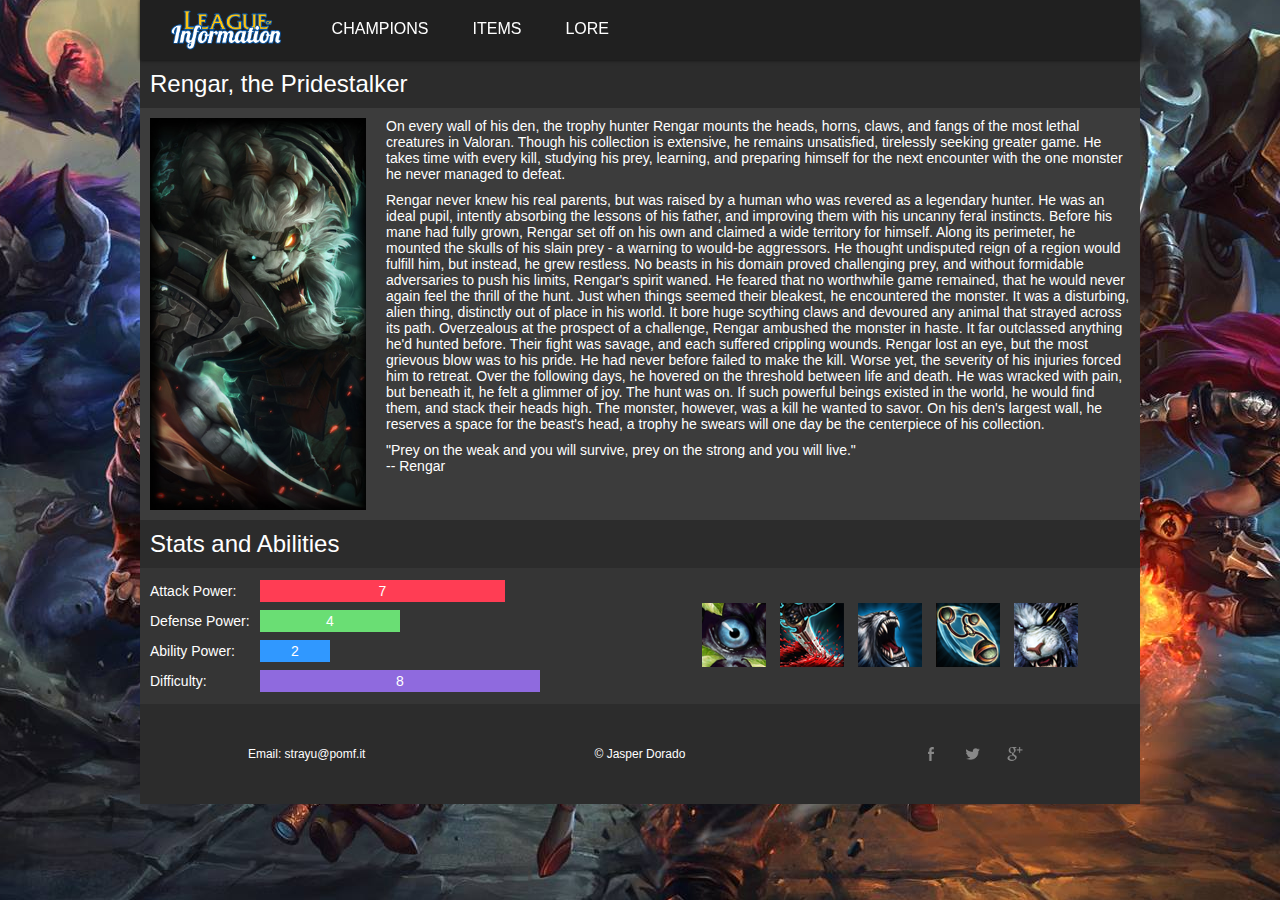
<file: champions/rengar/index.html>
<!DOCTYPE html>
<html>
    <head>
        <meta charset="UTF-8" />
        <title>LoI: Rengar</title>
        <link rel="stylesheet" href="../../main.css" type="text/css" />
        <link rel="stylesheet" href=".././champPage.css" type="text/css" />
        <link rel="icon" href="../../images/favicon.ico" />

        <style>
            /* Stats CSS different for each character */

            #statAD {
                width: 245px;
            }
            #statDef {
                width: 140px;
            }
            #statAP {
                width: 70px;
            }
            #statDiff {
                width: 280px;
            }

            /* Amount of skins for slideshow differs */

            #skinSlide > figure:nth-child(1) {
                -webkit-animation: skinshow 9s 6s infinite;
                -moz-animation: skinshow 9s 6s infinite;
                -ms-animation: skinshow 9s 6s infinite;
                -o-animation: skinshow 9s 6s infinite;
                animation: skinshow 9s 6s infinite;
            }

            #skinSlide > figure:nth-child(2) {
                -webkit-animation: skinshow 9s 3s infinite;
                -moz-animation: skinshow 9s 3s infinite;
                -ms-animation: skinshow 9s 3s infinite;
                -o-animation: skinshow 9s 3s infinite;
                animation: skinshow 9s 3s infinite;
            }

            #skinSlide > figure:nth-child(3) {
                -webkit-animation: skinshow 9s 0s infinite;
                -moz-animation: skinshow 9s 0s infinite;
                -ms-animation: skinshow 9s 0s infinite;
                -o-animation: skinshow 9s 0s infinite;
                animation: skinshow 9s 0s infinite;
            }

            @-webkit-keyframes skinshow {
                0% {
                    opacity: 1;
                }
                16.665% {
                    opacity: 1;
                }
                33.33% {
                    opacity: 0;
                }
                66.67% {
                    opacity: 0;
                }
                83.33500000000001% {
                    opacity: 0;
                }
                100% {
                    opacity: 1;
                }
            }

            @-moz-keyframes skinshow {
                0% {
                    opacity: 1;
                }
                16.665% {
                    opacity: 1;
                }
                33.33% {
                    opacity: 0;
                }
                66.67% {
                    opacity: 0;
                }
                83.33500000000001% {
                    opacity: 0;
                }
                100% {
                    opacity: 1;
                }
            }

            @keyframes skinshow {
                0% {
                    opacity: 1;
                }
                16.665% {
                    opacity: 1;
                }
                33.33% {
                    opacity: 0;
                }
                66.67% {
                    opacity: 0;
                }
                83.33500000000001% {
                    opacity: 0;
                }
                100% {
                    opacity: 1;
                }
            }
        </style>
    </head>
    <body>
        <div id="wrapper">
            <header id="mainHeader">
                <div>
                    <a href="../../index.html"
                        ><img src="../../images/logo.png" alt="logo" id="logo"
                    /></a>
                    <ul id="mainMenu">
                        <li class="btnMainMenu">
                            <a href="../../champions/index.html">CHAMPIONS</a>
                        </li>
                        <li class="btnMainMenu">
                            <a href="../../items/index.html">ITEMS</a>
                        </li>
                        <li class="btnMainMenu">
                            <a href="../../lore/index.html">LORE</a>
                        </li>
                    </ul>
                </div>
            </header>

            <section id="mainSection">
                <h2>Rengar, the Pridestalker</h2>
                <section id="subSect1">
                    <div id="skinSlide">
                        <figure>
                            <img
                                src="../../images/skins/rengar/Rengar_2.jpg"
                                width="216"
                                height="392"
                                alt="Rengar Skin 2"
                            />
                        </figure>

                        <figure>
                            <img
                                src="../../images/skins/rengar/Rengar_1.jpg"
                                width="216"
                                height="392"
                                alt="Rengar Skin 1"
                            />
                        </figure>

                        <figure>
                            <img
                                src="../../images/skins/rengar/Rengar_0.jpg"
                                width="216"
                                height="392"
                                alt="Rengar Skin 0"
                            />
                        </figure>
                    </div>

                    <div id="lore">
                        <p>
                            On every wall of his den, the trophy hunter Rengar
                            mounts the heads, horns, claws, and fangs of the
                            most lethal creatures in Valoran. Though his
                            collection is extensive, he remains unsatisfied,
                            tirelessly seeking greater game. He takes time with
                            every kill, studying his prey, learning, and
                            preparing himself for the next encounter with the
                            one monster he never managed to defeat.
                        </p>

                        <p>
                            Rengar never knew his real parents, but was raised
                            by a human who was revered as a legendary hunter. He
                            was an ideal pupil, intently absorbing the lessons
                            of his father, and improving them with his uncanny
                            feral instincts. Before his mane had fully grown,
                            Rengar set off on his own and claimed a wide
                            territory for himself. Along its perimeter, he
                            mounted the skulls of his slain prey - a warning to
                            would-be aggressors. He thought undisputed reign of
                            a region would fulfill him, but instead, he grew
                            restless. No beasts in his domain proved challenging
                            prey, and without formidable adversaries to push his
                            limits, Rengar's spirit waned. He feared that no
                            worthwhile game remained, that he would never again
                            feel the thrill of the hunt. Just when things seemed
                            their bleakest, he encountered the monster. It was a
                            disturbing, alien thing, distinctly out of place in
                            his world. It bore huge scything claws and devoured
                            any animal that strayed across its path. Overzealous
                            at the prospect of a challenge, Rengar ambushed the
                            monster in haste. It far outclassed anything he'd
                            hunted before. Their fight was savage, and each
                            suffered crippling wounds. Rengar lost an eye, but
                            the most grievous blow was to his pride. He had
                            never before failed to make the kill. Worse yet, the
                            severity of his injuries forced him to retreat. Over
                            the following days, he hovered on the threshold
                            between life and death. He was wracked with pain,
                            but beneath it, he felt a glimmer of joy. The hunt
                            was on. If such powerful beings existed in the
                            world, he would find them, and stack their heads
                            high. The monster, however, was a kill he wanted to
                            savor. On his den's largest wall, he reserves a
                            space for the beast's head, a trophy he swears will
                            one day be the centerpiece of his collection.
                        </p>

                        <p>
                            "Prey on the weak and you will survive, prey on the
                            strong and you will live." <br />-- Rengar
                        </p>
                    </div>
                </section>
                <section id="subSect2">
                    <h2>Stats and Abilities</h2>
                    <div id="stats">
                        <div class="statContainer">
                            <p>Attack Power:</p>
                            <div id="statAD" class="statBar">7</div>
                        </div>
                        <div class="statContainer">
                            <p>Defense Power:</p>
                            <div id="statDef" class="statBar">4</div>
                        </div>
                        <div class="statContainer">
                            <p>Ability Power:</p>
                            <div id="statAP" class="statBar">2</div>
                        </div>
                        <div class="statContainer">
                            <p>Difficulty:</p>
                            <div id="statDiff" class="statBar">8</div>
                        </div>
                    </div>

                    <div id="skills">
                        <div id="skillsContainer">
                            <figure class="skill">
                                <img
                                    src="../../images/skills/rengar/rengarSkill0.png"
                                    width="64"
                                    height="64"
                                    alt="Rengar Passive"
                                />
                                <figcaption class="skillToolTip">
                                    <p>Unseen Predator</p>
                                    <p class="skillDesc">
                                        While in brush or stealth Rengar will
                                        leap at the target when using his basic
                                        attack.
                                    </p>

                                    <p class="skillDesc">
                                        Rengar builds 1 point of Ferocity with
                                        each ability he uses on enemies. When
                                        reaching 5 points of Ferocity, Rengar's
                                        next ability becomes empowered, granting
                                        it a bonus effect.
                                    </p>
                                </figcaption>
                            </figure>

                            <figure class="skill">
                                <img
                                    src="../../images/skills/rengar/rengarSkill1.png"
                                    width="64"
                                    height="64"
                                    alt="Rengar Skill 1"
                                />
                                <figcaption class="skillToolTip">
                                    <p>Savagery</p>
                                    <p class="skillDesc">
                                        Rengar's next basic attack deals bonus
                                        damage.
                                    </p>

                                    <p class="skillDesc">
                                        Ferocity effect: Rengar deals enhanced
                                        damage and grants him Attack Speed and
                                        Attack Damage.
                                    </p>

                                    <p class="skillDesc">
                                        The next basic attack within 3 seconds
                                        deals 100/105/110/115/120%
                                        <span class="highlightAD">(0)</span> of
                                        Rengar's Attack Damage plus
                                        30/60/90/120/150 physical damage.
                                        <br />Ferocity effect: The next basic
                                        attack within 3 seconds deals 150%
                                        <span class="highlightAD">1</span> of
                                        Rengar's Attack Damage plus 0 physical
                                        damage and grants [0]% Attack Speed and
                                        10% Attack Damage for 5 seconds (Damage
                                        and Attack Speed scale with Rengar's
                                        level).
                                    </p>
                                </figcaption>
                            </figure>

                            <figure class="skill">
                                <img
                                    src="../../images/skills/rengar/rengarSkill2.png"
                                    width="64"
                                    height="64"
                                    alt="Rengar Skill 2"
                                />
                                <figcaption class="skillToolTip">
                                    <p>Battle Roar</p>
                                    <p class="skillDesc">
                                        Rengar lets out a battle roar, damaging
                                        enemies and gaining bonus Armor and
                                        Magic Resist for a short duration.
                                    </p>

                                    <p class="skillDesc">
                                        Ferocity effect: Rengar heals for a
                                        large amount.
                                    </p>

                                    <p class="skillDesc">
                                        Deals 50/80/110/140/170
                                        <span class="highlightAP"
                                            >(+80% Ability Power)</span
                                        >
                                        magic damage to enemies in the area.
                                        Rengar's Armor and Magic Resist are
                                        increased by 10/15/20/25/30 for 4
                                        seconds. The bonus Armor and Magic
                                        Resist is increased by 50% for each
                                        enemy Champion or large Monster hit.
                                        <br />Ferocity effect: Deals 0
                                        <span class="highlightAP"
                                            >(+80% Ability Power)</span
                                        >
                                        magic damage to enemies in the area,
                                        grants the defenses from the normal
                                        ability, and restores between 0 and 0
                                        Health based on missing Health (healing
                                        and damage values scale with Rengar's
                                        level).
                                    </p>
                                </figcaption>
                            </figure>

                            <figure class="skill">
                                <img
                                    src="../../images/skills/rengar/rengarSkill3.png"
                                    width="64"
                                    height="64"
                                    alt="Rengar Skill 3"
                                />
                                <figcaption class="skillToolTip">
                                    <p>Bola Strike</p>
                                    <p class="skillDesc">
                                        Rengar throws a bola, slowing the first
                                        target hit for a short duration.
                                    </p>

                                    <p class="skillDesc">
                                        Ferocity effect: Roots the target.
                                    </p>

                                    <p class="skillDesc">
                                        Throws a bola dealing 50/100/150/200/250
                                        <span class="highlightAD"
                                            >(+70% bonus Attack Damage)</span
                                        >
                                        physical damage and slowing an enemy by
                                        60/65/70/75/80% for 2.5 seconds. This
                                        slow diminishes over time.
                                        <br />Ferocity effect: Deals 0
                                        <span class="highlightAD"
                                            >(+70% bonus Attack Damage)</span
                                        >
                                        physical damage and roots the target for
                                        1.75 seconds on top of the normal slow
                                        (damage scales with Rengar's level).
                                    </p>
                                </figcaption>
                            </figure>

                            <figure class="skill">
                                <img
                                    src="../../images/skills/rengar/rengarSkill4.png"
                                    width="64"
                                    height="64"
                                    alt="Rengar Skill 4"
                                />
                                <figcaption class="skillToolTip">
                                    <p>Thrill of the Hunt</p>
                                    <p class="skillDesc">
                                        Rengar activates his predatory
                                        instincts, stealthing himself and
                                        revealing all enemy Champions in a large
                                        radius around him. While stealthed, he
                                        gains Movement Speed when he moves
                                        towards enemies and his next attack will
                                        cause him to leap. He gains Movement
                                        Speed and rapidly generates Ferocity
                                        after he breaks stealth.
                                    </p>

                                    <p class="skillDesc">
                                        Rengar stealths himself for 7 seconds
                                        after a 1 second (delayed to 3 seconds
                                        if taking damage) delay and reveals
                                        enemy Champions within 2000/3000/4000
                                        range. While stealthed, Rengar gains 15%
                                        Movement Speed when moving toward enemy
                                        champions and his next attack will cause
                                        him to leap.After breaking stealth,
                                        Rengar gains 25/35/45% Movement Speed
                                        and generates 5 Ferocity over 5 seconds.
                                    </p>
                                </figcaption>
                            </figure>
                        </div>
                    </div>
                </section>
            </section>

            <footer id="mainFooter">
                <div class="footDiv">Email: strayu@pomf.it</div>
                <div class="footDiv">&copy; Jasper Dorado</div>
                <div class="footDiv" id="socialNet">
                    <a href="#" id="facebook" class="socNetButton"></a>
                    <a href="#" id="twitter" class="socNetButton"></a>
                    <a href="#" id="google" class="socNetButton"></a>
                </div>
            </footer>
        </div>
    </body>
</html>
</file>
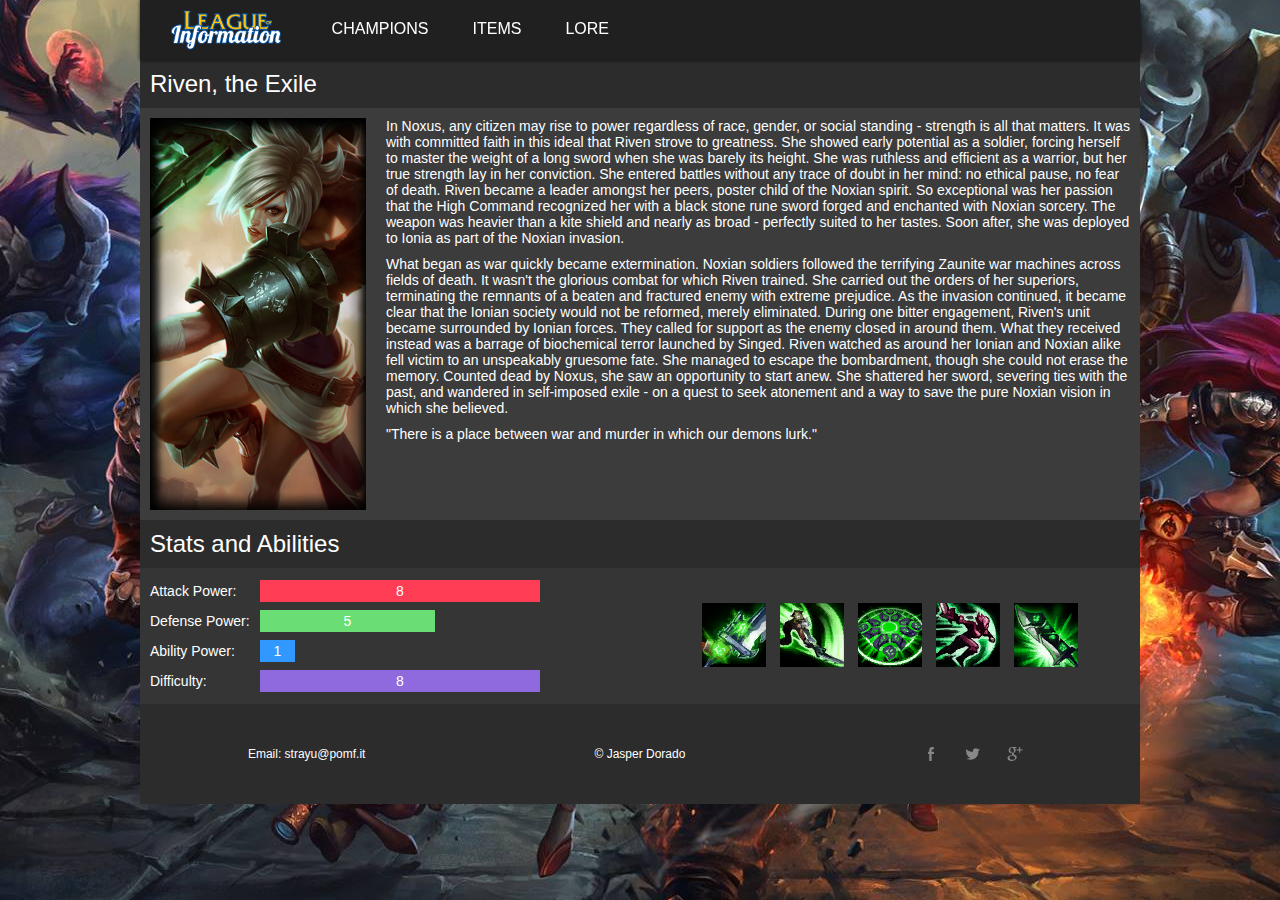
<file: champions/riven/index.html>
<!DOCTYPE html>
<html>
    <head>
        <meta charset="UTF-8" />
        <title>LoI: Riven</title>
        <link rel="stylesheet" href="../../main.css" type="text/css" />
        <link rel="stylesheet" href=".././champPage.css" type="text/css" />
        <link rel="icon" href="../../images/favicon.ico" />

        <style>
            /* Stats CSS different for each character */

            #statAD {
                width: 280px;
            }
            #statDef {
                width: 175px;
            }
            #statAP {
                width: 35px;
            }
            #statDiff {
                width: 280px;
            }

            /* Amount of skins for slideshow differs */

            #skinSlide > figure:nth-child(1) {
                -webkit-animation: skinshow 18s 15s infinite;
                -moz-animation: skinshow 18s 15s infinite;
                -ms-animation: skinshow 18s 15s infinite;
                -o-animation: skinshow 18s 15s infinite;
                animation: skinshow 18s 15s infinite;
            }

            #skinSlide > figure:nth-child(2) {
                -webkit-animation: skinshow 18s 12s infinite;
                -moz-animation: skinshow 18s 12s infinite;
                -ms-animation: skinshow 18s 12s infinite;
                -o-animation: skinshow 18s 12s infinite;
                animation: skinshow 18s 12s infinite;
            }

            #skinSlide > figure:nth-child(3) {
                -webkit-animation: skinshow 18s 9s infinite;
                -moz-animation: skinshow 18s 9s infinite;
                -ms-animation: skinshow 18s 9s infinite;
                -o-animation: skinshow 18s 9s infinite;
                animation: skinshow 18s 9s infinite;
            }

            #skinSlide > figure:nth-child(4) {
                -webkit-animation: skinshow 18s 6s infinite;
                -moz-animation: skinshow 18s 6s infinite;
                -ms-animation: skinshow 18s 6s infinite;
                -o-animation: skinshow 18s 6s infinite;
                animation: skinshow 18s 6s infinite;
            }

            #skinSlide > figure:nth-child(5) {
                -webkit-animation: skinshow 18s 3s infinite;
                -moz-animation: skinshow 18s 3s infinite;
                -ms-animation: skinshow 18s 3s infinite;
                -o-animation: skinshow 18s 3s infinite;
                animation: skinshow 18s 3s infinite;
            }

            #skinSlide > figure:nth-child(6) {
                -webkit-animation: skinshow 18s 0s infinite;
                -moz-animation: skinshow 18s 0s infinite;
                -ms-animation: skinshow 18s 0s infinite;
                -o-animation: skinshow 18s 0s infinite;
                animation: skinshow 18s 0s infinite;
            }

            @-webkit-keyframes skinshow {
                0% {
                    opacity: 1;
                }
                8.335% {
                    opacity: 1;
                }
                16.67% {
                    opacity: 0;
                }
                83.33% {
                    opacity: 0;
                }
                91.66499999999999% {
                    opacity: 0;
                }
                100% {
                    opacity: 1;
                }
            }

            @-moz-keyframes skinshow {
                0% {
                    opacity: 1;
                }
                8.335% {
                    opacity: 1;
                }
                16.67% {
                    opacity: 0;
                }
                83.33% {
                    opacity: 0;
                }
                91.66499999999999% {
                    opacity: 0;
                }
                100% {
                    opacity: 1;
                }
            }

            @keyframes skinshow {
                0% {
                    opacity: 1;
                }
                8.335% {
                    opacity: 1;
                }
                16.67% {
                    opacity: 0;
                }
                83.33% {
                    opacity: 0;
                }
                91.66499999999999% {
                    opacity: 0;
                }
                100% {
                    opacity: 1;
                }
            }
        </style>
    </head>
    <body>
        <div id="wrapper">
            <header id="mainHeader">
                <div>
                    <a href="../../index.html"
                        ><img src="../../images/logo.png" alt="logo" id="logo"
                    /></a>
                    <ul id="mainMenu">
                        <li class="btnMainMenu">
                            <a href="../../champions/index.html">CHAMPIONS</a>
                        </li>
                        <li class="btnMainMenu">
                            <a href="../../items/index.html">ITEMS</a>
                        </li>
                        <li class="btnMainMenu">
                            <a href="../../lore/index.html">LORE</a>
                        </li>
                    </ul>
                </div>
            </header>

            <section id="mainSection">
                <h2>Riven, the Exile</h2>
                <section id="subSect1">
                    <div id="skinSlide">
                        <figure>
                            <img
                                src="../../images/skins/riven/Riven_5.jpg"
                                width="216"
                                height="392"
                                alt="Riven Skin 5"
                            />
                        </figure>

                        <figure>
                            <img
                                src="../../images/skins/riven/Riven_4.jpg"
                                width="216"
                                height="392"
                                alt="Riven Skin 4"
                            />
                        </figure>

                        <figure>
                            <img
                                src="../../images/skins/riven/Riven_3.jpg"
                                width="216"
                                height="392"
                                alt="Riven Skin 3"
                            />
                        </figure>

                        <figure>
                            <img
                                src="../../images/skins/riven/Riven_2.jpg"
                                width="216"
                                height="392"
                                alt="Riven Skin 2"
                            />
                        </figure>

                        <figure>
                            <img
                                src="../../images/skins/riven/Riven_1.jpg"
                                width="216"
                                height="392"
                                alt="Riven Skin 1"
                            />
                        </figure>

                        <figure>
                            <img
                                src="../../images/skins/riven/Riven_0.jpg"
                                width="216"
                                height="392"
                                alt="Riven Skin 0"
                            />
                        </figure>
                    </div>

                    <div id="lore">
                        <p>
                            In Noxus, any citizen may rise to power regardless
                            of race, gender, or social standing - strength is
                            all that matters. It was with committed faith in
                            this ideal that Riven strove to greatness. She
                            showed early potential as a soldier, forcing herself
                            to master the weight of a long sword when she was
                            barely its height. She was ruthless and efficient as
                            a warrior, but her true strength lay in her
                            conviction. She entered battles without any trace of
                            doubt in her mind: no ethical pause, no fear of
                            death. Riven became a leader amongst her peers,
                            poster child of the Noxian spirit. So exceptional
                            was her passion that the High Command recognized her
                            with a black stone rune sword forged and enchanted
                            with Noxian sorcery. The weapon was heavier than a
                            kite shield and nearly as broad - perfectly suited
                            to her tastes. Soon after, she was deployed to Ionia
                            as part of the Noxian invasion.
                        </p>

                        <p>
                            What began as war quickly became extermination.
                            Noxian soldiers followed the terrifying Zaunite war
                            machines across fields of death. It wasn't the
                            glorious combat for which Riven trained. She carried
                            out the orders of her superiors, terminating the
                            remnants of a beaten and fractured enemy with
                            extreme prejudice. As the invasion continued, it
                            became clear that the Ionian society would not be
                            reformed, merely eliminated. During one bitter
                            engagement, Riven's unit became surrounded by Ionian
                            forces. They called for support as the enemy closed
                            in around them. What they received instead was a
                            barrage of biochemical terror launched by Singed.
                            Riven watched as around her Ionian and Noxian alike
                            fell victim to an unspeakably gruesome fate. She
                            managed to escape the bombardment, though she could
                            not erase the memory. Counted dead by Noxus, she saw
                            an opportunity to start anew. She shattered her
                            sword, severing ties with the past, and wandered in
                            self-imposed exile - on a quest to seek atonement
                            and a way to save the pure Noxian vision in which
                            she believed.
                        </p>

                        <p>
                            "There is a place between war and murder in which
                            our demons lurk."
                        </p>
                    </div>
                </section>
                <section id="subSect2">
                    <h2>Stats and Abilities</h2>
                    <div id="stats">
                        <div class="statContainer">
                            <p>Attack Power:</p>
                            <div id="statAD" class="statBar">8</div>
                        </div>
                        <div class="statContainer">
                            <p>Defense Power:</p>
                            <div id="statDef" class="statBar">5</div>
                        </div>
                        <div class="statContainer">
                            <p>Ability Power:</p>
                            <div id="statAP" class="statBar">1</div>
                        </div>
                        <div class="statContainer">
                            <p>Difficulty:</p>
                            <div id="statDiff" class="statBar">8</div>
                        </div>
                    </div>

                    <div id="skills">
                        <div id="skillsContainer">
                            <figure class="skill">
                                <img
                                    src="../../images/skills/riven/rivenSkill0.png"
                                    width="64"
                                    height="64"
                                    alt="Riven Passive"
                                />
                                <figcaption class="skillToolTip">
                                    <p>Runic Blade</p>
                                    <p class="skillDesc">
                                        Riven's abilities charge her blade,
                                        causing her basic attacks to deal bonus
                                        physical damage. Riven's blade may be
                                        charged up to three times and expends
                                        one charge per attack.
                                    </p>

                                    <p class="skillDesc">
                                        Discipline of Might: Riven gains 6%
                                        Spell Vamp, increasing by 1% for every 6
                                        Bonus Attack Damage.
                                    </p>
                                </figcaption>
                            </figure>

                            <figure class="skill">
                                <img
                                    src="../../images/skills/riven/rivenSkill1.png"
                                    width="64"
                                    height="64"
                                    alt="Riven Skill 1"
                                />
                                <figcaption class="skillToolTip">
                                    <p>Broken Wings</p>
                                    <p class="skillDesc">
                                        Riven lashes out in a series of strikes.
                                        This ability can be reactivated three
                                        times in a short time frame with the
                                        third hit knocking back nearby enemies.
                                    </p>

                                    <p class="skillDesc">
                                        Riven strikes out in front of her in a
                                        short line. This ability may be
                                        reactivated 2 additional times.
                                        <br />1st and 2nd Use: Slashes forward,
                                        dealing 10/30/50/70/90
                                        <span class="highlightAD"
                                            >(+40/45/50/55/60% Attack
                                            Damage)</span
                                        >
                                        physical damage to all units she comes
                                        in contact with. <br />3rd Use: Leaps
                                        forward and slams the ground dealing
                                        10/30/50/70/90
                                        <span class="highlightAD"
                                            >(+40/45/50/55/60% Attack
                                            Damage)</span
                                        >
                                        physical damage and knocking nearby
                                        enemies up. This leap can cross
                                        unpathable terrain. Riven will target
                                        the unit your cursor is hovering over,
                                        or if no targets are present, Riven will
                                        simply strike the direction she is
                                        currently facing.
                                    </p>
                                </figcaption>
                            </figure>

                            <figure class="skill">
                                <img
                                    src="../../images/skills/riven/rivenSkill2.png"
                                    width="64"
                                    height="64"
                                    alt="Riven Skill 2"
                                />
                                <figcaption class="skillToolTip">
                                    <p>Ki Burst</p>
                                    <p class="skillDesc">
                                        Riven emits a Ki Burst, damaging and
                                        stunning nearby enemies.
                                    </p>

                                    <p class="skillDesc">
                                        Riven's sword emits a burst of runic
                                        energy that shocks nearby enemies,
                                        dealing 50/80/110/140/170
                                        <span class="highlightAD"
                                            >(+100% bonus Attack Damage)</span
                                        >
                                        physical damage and stunning them for
                                        0.75 seconds.
                                    </p>
                                </figcaption>
                            </figure>

                            <figure class="skill">
                                <img
                                    src="../../images/skills/riven/rivenSkill3.png"
                                    width="64"
                                    height="64"
                                    alt="Riven Skill 3"
                                />
                                <figcaption class="skillToolTip">
                                    <p>Valor</p>
                                    <p class="skillDesc">
                                        Riven steps forward a short distance and
                                        blocks incoming damage.
                                    </p>

                                    <p class="skillDesc">
                                        Riven does a quick dash in the direction
                                        of your cursor and becomes shielded,
                                        blocking up to 90/120/150/180/210
                                        <span class="highlightAD"
                                            >(+100% bonus Attack Damage)</span
                                        >
                                        incoming damage for 1.5 seconds.
                                    </p>
                                </figcaption>
                            </figure>

                            <figure class="skill">
                                <img
                                    src="../../images/skills/riven/rivenSkill4.png"
                                    width="64"
                                    height="64"
                                    alt="Riven Skill 4"
                                />
                                <figcaption class="skillToolTip">
                                    <p>Blade of the Exile</p>
                                    <p class="skillDesc">
                                        Riven empowers her keepsake weapon with
                                        energy, and gains Attack Damage and
                                        Range. During this time, she also gains
                                        the ability to use Wind Slash, a
                                        powerful ranged attack, once.
                                    </p>

                                    <p class="skillDesc">
                                        Riven's weapon surges with spiritual
                                        energy for 15 seconds, granting her 20%
                                        extra Attack Damage
                                        <span class="highlightAD"
                                            >(+20% bonus Attack Damage)</span
                                        >, increased Range on her damaging
                                        spells and attacks, and the ability to
                                        use Wind Slash once. <br />Wind Slash:
                                        Riven fires a shockwave that deals from
                                        80/120/160
                                        <span class="highlightAD"
                                            >(+60% bonus Attack Damage)</span
                                        >
                                        to 240/360/480
                                        <span class="highlightAD"
                                            >(+180% bonus Attack Damage)</span
                                        >
                                        physical damage to all enemies hit,
                                        increasing based on how much Health they
                                        are missing.
                                    </p>
                                </figcaption>
                            </figure>
                        </div>
                    </div>
                </section>
            </section>

            <footer id="mainFooter">
                <div class="footDiv">Email: strayu@pomf.it</div>
                <div class="footDiv">&copy; Jasper Dorado</div>
                <div class="footDiv" id="socialNet">
                    <a href="#" id="facebook" class="socNetButton"></a>
                    <a href="#" id="twitter" class="socNetButton"></a>
                    <a href="#" id="google" class="socNetButton"></a>
                </div>
            </footer>
        </div>
    </body>
</html>
</file>
<file: main.css>
html, body {
    width: 100%;
    height: 100%;
    margin: 0;
    padding: 0;
    font-size: 100%;
    }

body {
    background: url(images/bg.jpg) no-repeat fixed center center;
    }

p {
    color: white;
    font-family: "Trebuchet MS", Helvetica, sans-serif;
    font-size: 14px;
    }

#wrapper {
    width: 100%;
    max-width: 1000px;
    height: 100%;
    margin: 0 auto;
    padding: 0;
    }

/* header */
#mainHeader {
    background-color: #202020;
    z-index: 99;
    width: 100%;
    max-width: 1000px;
    height: 60px;
    position: fixed;
    -moz-box-shadow: 0 0 4px 0 rgba(0, 0, 0, 0.75);
    -webkit-box-shadow: 0 0 4px 0 rgba(0, 0, 0, 0.75);
    box-shadow: 0 0 4px 0 rgba(0, 0, 0, 0.75);
    }

#logo {
    float: left;
    height: 50px;
    padding: 5px;
    margin: 0 20px;
    }

#mainMenu {
    list-style: none;
    margin: 0;
    }

li {
    display: inline-block;
    padding: 20px;
    }

li > a {
    color: white;
    font-family: "Trebuchet MS", Helvetica, sans-serif;
    text-decoration: none;
    -moz-transition: color 0.7s;
    -o-transition: color 0.7s;
    -webkit-transition: color 0.7s;
    transition: color 0.7s;
    }

li > a:hover {
    color: #fc6;
    }
/* /header */

/* banner */
#banner {
    position: relative;
    width: 100%;
    height: 430px;
    display: -webkit-flex;
    display: -moz-flex;
    display: flex;
    }

.bannerItem {
    margin: 0;
    width: 20%;
    height: 430px;
    overflow: hidden;
    float: left;
    position: relative;
    -moz-transition: ease 0.5s;
    -o-transition: ease 0.5s;
    -webkit-transition: ease 0.5s;
    transition: ease 0.5s
    }

.bannerLink {
    height: 430px;
    position: absolute;
    z-index: 1
    }

.bannerItem:hover {
    width: 900px;
    -webkit-flex-shrink: 0.4;
    -moz-flex-shrink: 0.4;
    flex-shrink: 0.4
    }

.bannerItem:hover .bannerLink {
    width: 900px
    }

#bannerItem1 {
    background-image: url(images/banners/rivenBanner.jpg);
    background-position: 75% 50%
    }

#bannerItem2 {
    background-image: url(images/banners/rengarBanner.jpg);
    background-position: 50% 50%
    }

#bannerItem3 {
    background-image: url(images/banners/akaliBanner.jpg);
    background-position: 60% 50%
    }

#bannerItem4 {
    background-image: url(images/banners/jinxBanner.jpg);
    background-position: 70% 50%
    }

#bannerItem5 {
    background-image: url(images/banners/namiBanner.jpg);
    background-position: 85% 50%
    }

.bannerItem figcaption {
    font-family: "Trebuchet MS", Helvetica, sans-serif;
    color: white;
    opacity: 0;
    -moz-transition: opacity 0.3s 0.1s;
    -o-transition: opacity 0.3s 0.1s;
    -webkit-transition: opacity 0.3s 0.1s;
    transition: opacity 0.3s 0.1s
    }

.bannerItem p {
    margin: 0;
    background-color: rgba(0, 0, 0, 0.75);
    padding: 10px
    }

.bannerItem:hover figcaption {
    opacity: 1
    }

.roleCaption {
    font-size: 18px
    }

.nameCaption {
    position: absolute;
    bottom: 0;
    font-size: 24px
    }

/* /banner */
/* content area */
#mainSection {
    background-color: #3c3c3c;
    padding-top: 60px
    }

h2 {
    color: white;
    font-family: "Trebuchet MS", Helvetica, sans-serif;
    font-weight: normal;
    background-color: #2c2c2c;
    margin: 0;
    padding: 10px
    }

.contentArea {
    background-color: #3c3c3c;
    height: 100%
    }

#announcements {
    width: 90%;
    margin: 0 auto
    }

.champPortraits {
    margin: 0 auto;
    padding: 10px 0;
    width: 716px
    }

.portrait {
    display: inline-block;
    position: relative;
    width: 120px;
    height: 120px;
    margin: 10px;
    padding: 0;
    background-image: url(/league_of_information/images/testChamp.png)
    }

.portrait > figure {
    width: 120px;
    height: 120px;
    margin: 0
    }

.portrait > figure > figcaption {
    font-family: "Trebuchet MS", Helvetica, sans-serif;
    font-size: 12px;
    color: white;
    background-color: rgba(0, 0, 0, 0.75);
    width: 100%;
    position: absolute;
    top: 50%;
    margin-top: -11px;
    padding: 5px 0;
    text-align: center
    }
/* /content area */

/* footer */
#mainFooter {
    color: white;
    font-family: "Trebuchet MS", Helvetica, sans-serif;
    font-size: 12px;
    height: 100px;
    background-color: #2c2c2c
    }

.footDiv {
    float: left;
    width: 33.33%;
    height: 100%;
    display: -webkit-flex;
    display: -moz-flex;
    display: flex;
    -webkit-align-items: center;
    -moz-align-items: center;
    align-items: center;
    -webkit-justify-content: center;
    -moz-justify-content: center;
    justify-content: center;
}

.socNetButton {
    width: 32px;
    height: 32px;
    margin: 5px
    }

#facebook {
    background-image: url(images/sonet.png)
    }

#facebook:hover {
    background-position: 0 32px
    }

#twitter {
    background-image: url(images/sonet.png);
    background-position: -32px 0
    }

#twitter:hover {
    background-position: -32px 32px
    }

#google {
    background-image: url(images/sonet.png);
    background-position: -64px 0
    }

#google:hover {
    background-position: -64px 32px
    }
</file>
<file: items/items.css>
#itemSection {
    width: 100%;
    max-width: 850px;
    padding: 30px;
    margin: 0px auto;
    background: 0;
}

#itemSection > div {
    margin: 0 auto;
    width: 828px;
}

.item {
    margin: 5px;
    padding: 20px;
    border: 1px solid grey;
    width: 48px;
    height: 48px;
    display: inline-block;
    position: relative;
}

.itemToolTip {
    width: 222px;
    top: 58px;
    left: -82px;
    background-color: rgba(25, 25, 25, 0.9);
    padding: 0 15px;
    display: none;
    position: absolute;
    pointer-events: none;
    z-index: 1;
}

.itemDesc {
    font-size: 12px;
    color: #C9C9C9;
}

.item:hover .itemToolTip {
    display: block;
}
</file>
<file: lore/lore.css>
.subtitle {
    font-size: 20px;   
}

p {
    padding: 10px 20px;
    margin: 0;
}
</file>
<file: champions/champPage.css>
#mainSection {
    min-height: 480px;   
}

#subSect1 {
    position: relative;
    background: red;
}

#skinSlide {
    position: relative;
    height: 392px;
    width: 216px;
    margin: 0;
    padding: 10px;
    background: 0;
    float: left;
}

#skinSlide > figure {
    margin: 0;
    position: absolute;
}

#lore {
    float: left;
    width: 100%;
    max-width: 744px;
    max-height: 412px;
    padding: 0 10px;
    background: 0;
    overflow: auto;
}

#lore > p {
    padding: 0;
    margin: 10px 0;
}

#subSect2 {
    clear: left;
    background: #353535;
    height: 100%;
}

#stats {
    width: 500px;
    padding: 1px 0;
    display: block;
}

.statContainer {
    background: 0;
    position: relative;
    padding-left: 10px;
}   

.statBar {
    top: -3px;
    left: 120px;
    height: 16px;
    padding: 3px 0;
    position: absolute;
    text-align: center;
    color: white;
    font-family: "Trebuchet MS", Helvetica, sans-serif;   
    font-size: 14px;
}

#statAD {
    background-color: #FF3D54;
}

#statDef {
    background-color: #6ADE74;
}

#statAP {
    background-color: #3098FF;
}

#statDiff {
    background-color: #8F6ADE; 
}

#skills {
    height: 136px;
    width: 500px;
    display: block;
    margin-top: -136px;
    float:right;
}

#skillsContainer {
    width: 386px;
    position: relative;
    top: -32px;
    margin: 67px auto 0 auto;
}

#skillsContainer > figure {
    width: 64px;
    padding: 0;
    margin: 0 5px;
    display: inline-block;
}

.skillToolTip {
    position: absolute;
    bottom: 74px;
    left: 0;
    background-color: rgba(25, 25, 25, 0.9);
    padding: 0 15px;
    display: none;
}

.skillDesc {
    font-size: 12px;
    color: #C9C9C9;
}

.highlightAP {
    color: #99FF66;   
}

.highlightAD {
    color: #FFA347;   
}

.highlightSpecial {
    color: #00FFFF;   
}

.skill:hover .skillToolTip {
    display: block;
}
</file>
